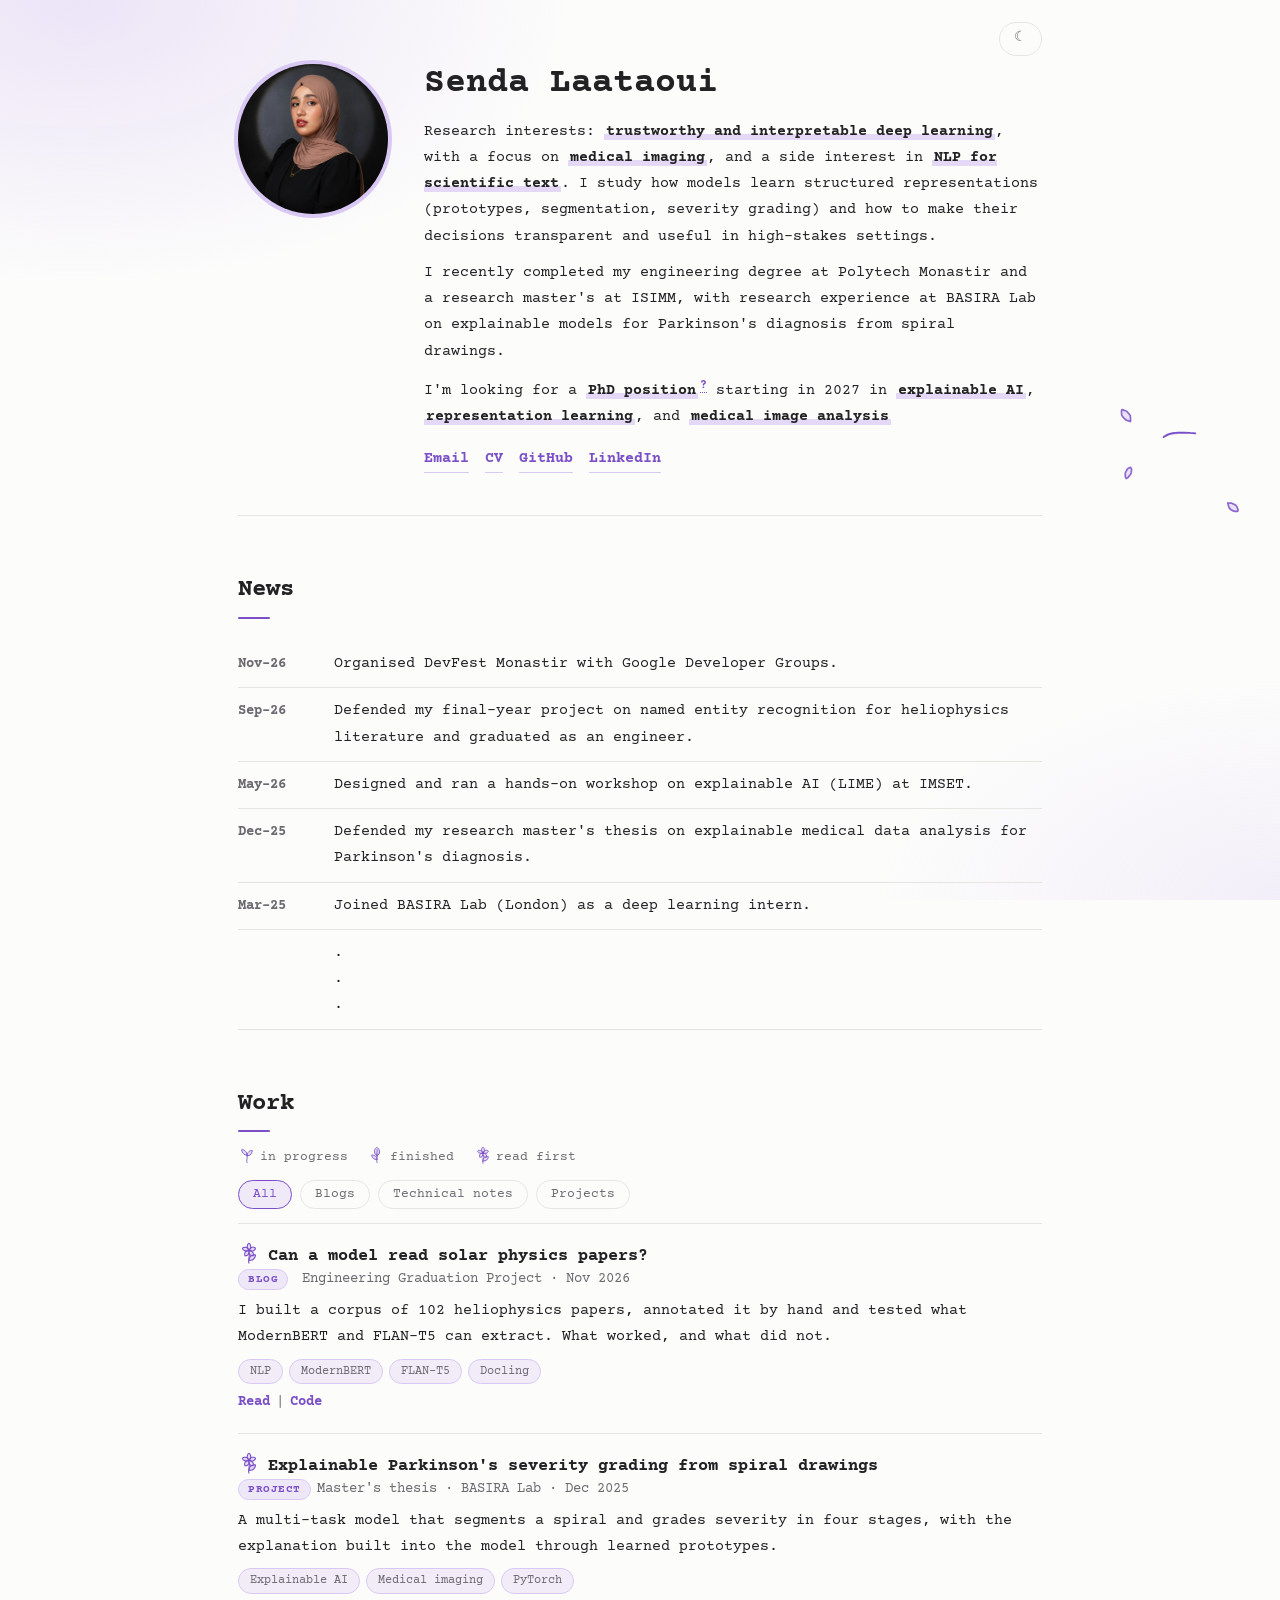
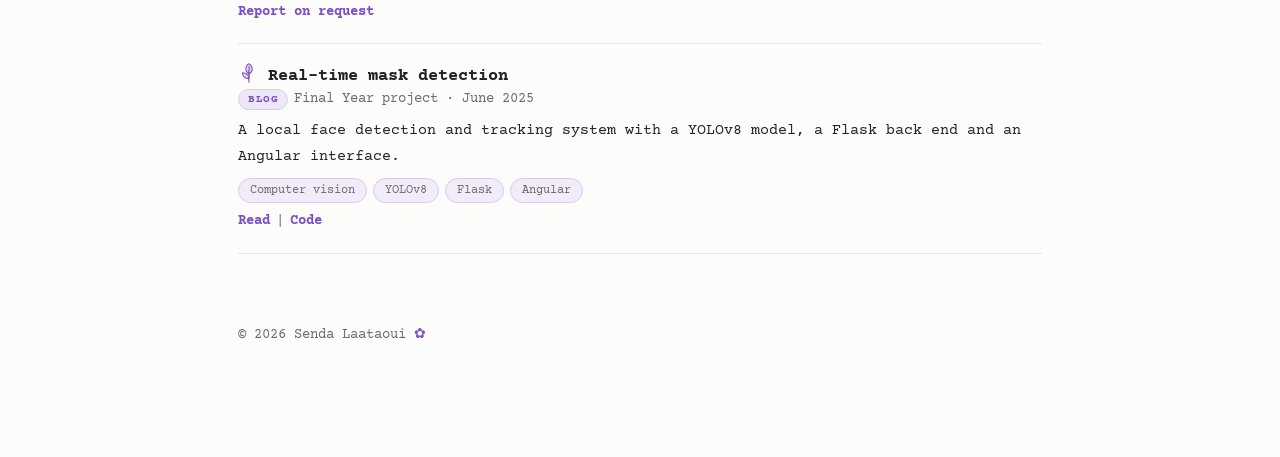
<file: index.html>
<!DOCTYPE html>
<html lang="en">
<head> 
<meta charset="utf-8">
<meta name="viewport" content="width=device-width, initial-scale=1">
<title>Senda Laataoui</title>
<meta name="description" content="Senda Laataoui, deep learning researcher working on explainable AI and medical image analysis.">
<meta property="og:title" content="Senda Laataoui">
<meta property="og:description" content="Explainable AI for medical imaging. Projects and technical notes.">
<link href="https://fonts.googleapis.com/css2?family=Courier+Prime:ital,wght@0,400;0,700;1,400&display=swap" rel="stylesheet">
<link rel="icon" type="image/svg+xml" href="assets/favicon.svg">
<link rel="icon" type="image/png" sizes="48x48" href="assets/favicon-48.png">
<link rel="apple-touch-icon" href="assets/apple-touch-icon.png">
<link rel="stylesheet" href="assets/style.css">

<script async src="https://www.googletagmanager.com/gtag/js?id=G-JTFGN2679E"></script>
<script>
  window.dataLayer = window.dataLayer || [];
  function gtag(){dataLayer.push(arguments);}
  gtag('js', new Date());
  gtag('config', 'G-JTFGN2679E');
</script>

</head>
<body>
<svg width="0" height="0" style="position:absolute" aria-hidden="true" focusable="false">
  <symbol id="g-seed" viewBox="0 0 24 24"><path class="sf" d="M12.49 12.57 C12.25 12.55 11.51 12.52 11.04 12.43 C10.57 12.34 10.11 12.22 9.69 12.03 C9.28 11.85 8.90 11.58 8.55 11.31 C8.20 11.04 7.90 10.72 7.59 10.41 C7.27 10.11 6.89 9.84 6.65 9.48 C6.40 9.12 6.26 8.68 6.09 8.26 C5.92 7.84 5.72 7.43 5.60 6.96 C5.49 6.48 5.18 5.63 5.41 5.41 C5.63 5.18 6.47 5.51 6.96 5.60 C7.44 5.69 7.89 5.79 8.31 5.95 C8.74 6.12 9.16 6.33 9.51 6.60 C9.86 6.87 10.13 7.25 10.42 7.58 C10.72 7.91 11.01 8.21 11.27 8.57 C11.54 8.93 11.82 9.30 11.99 9.71 C12.16 10.13 12.23 10.59 12.32 11.06 C12.41 11.52 12.50 12.26 12.53 12.50 Z"/><path class="sf" d="M12.49 13.44 C12.74 13.44 13.49 13.49 13.96 13.43 C14.43 13.37 14.91 13.26 15.33 13.08 C15.75 12.90 16.12 12.62 16.48 12.36 C16.85 12.09 17.19 11.82 17.50 11.50 C17.80 11.18 18.09 10.83 18.31 10.45 C18.53 10.07 18.64 9.64 18.81 9.22 C18.99 8.80 19.23 8.40 19.35 7.95 C19.46 7.49 19.73 6.71 19.51 6.49 C19.30 6.26 18.51 6.51 18.04 6.59 C17.57 6.66 17.10 6.76 16.68 6.93 C16.25 7.10 15.84 7.33 15.49 7.60 C15.13 7.87 14.84 8.22 14.55 8.55 C14.25 8.87 13.95 9.19 13.70 9.56 C13.46 9.92 13.24 10.32 13.07 10.73 C12.90 11.15 12.78 11.60 12.68 12.06 C12.58 12.52 12.49 13.26 12.45 13.50 Z"/><path class="sl" d="M12.12 21.98 C12.05 21.79 11.76 21.22 11.69 20.84 C11.61 20.46 11.67 20.08 11.67 19.71 C11.68 19.35 11.65 18.99 11.70 18.64 C11.75 18.29 11.93 17.97 11.99 17.63 C12.05 17.30 12.04 16.96 12.06 16.63 C12.07 16.30 12.07 15.98 12.09 15.66 C12.11 15.34 12.16 15.03 12.19 14.72 C12.21 14.41 12.21 14.12 12.24 13.81 C12.27 13.50 12.42 13.18 12.39 12.87 C12.35 12.57 12.08 12.14 12.02 11.99"/><path class="sl" d="M11.99 12.07 C11.75 12.05 11.01 12.02 10.54 11.93 C10.07 11.84 9.61 11.72 9.19 11.53 C8.78 11.35 8.40 11.08 8.05 10.81 C7.70 10.54 7.40 10.22 7.09 9.91 C6.77 9.61 6.39 9.34 6.15 8.98 C5.90 8.62 5.76 8.18 5.59 7.76 C5.42 7.34 5.22 6.93 5.10 6.46 C4.99 5.98 4.68 5.13 4.91 4.91 C5.13 4.68 5.97 5.01 6.46 5.10 C6.94 5.19 7.39 5.29 7.81 5.45 C8.24 5.62 8.66 5.83 9.01 6.10 C9.36 6.37 9.63 6.75 9.92 7.08 C10.22 7.41 10.51 7.71 10.77 8.07 C11.04 8.43 11.32 8.80 11.49 9.21 C11.66 9.63 11.73 10.09 11.82 10.56 C11.91 11.02 12.00 11.76 12.03 12.00"/><path class="sl" d="M11.99 12.94 C12.24 12.94 12.99 12.99 13.46 12.93 C13.93 12.87 14.41 12.76 14.83 12.58 C15.25 12.40 15.62 12.12 15.98 11.86 C16.35 11.59 16.69 11.32 17.00 11.00 C17.30 10.68 17.59 10.33 17.81 9.95 C18.03 9.57 18.14 9.14 18.31 8.72 C18.49 8.30 18.73 7.90 18.85 7.45 C18.96 6.99 19.23 6.21 19.01 5.99 C18.80 5.76 18.01 6.01 17.54 6.09 C17.07 6.16 16.60 6.26 16.18 6.43 C15.75 6.60 15.34 6.83 14.99 7.10 C14.63 7.37 14.34 7.72 14.05 8.05 C13.75 8.37 13.45 8.69 13.20 9.06 C12.96 9.42 12.74 9.82 12.57 10.23 C12.40 10.65 12.28 11.10 12.18 11.56 C12.08 12.02 11.99 12.76 11.95 13.00"/></symbol>
  <symbol id="g-bud" viewBox="0 0 24 24"><path class="sf" d="M12.52 13.48 C12.28 13.29 11.51 12.74 11.10 12.35 C10.70 11.95 10.36 11.53 10.08 11.09 C9.81 10.66 9.57 10.21 9.44 9.74 C9.30 9.28 9.30 8.80 9.25 8.33 C9.20 7.86 9.08 7.37 9.14 6.91 C9.19 6.45 9.38 5.99 9.58 5.56 C9.77 5.13 10.01 4.71 10.28 4.33 C10.56 3.94 10.86 3.56 11.23 3.24 C11.60 2.92 12.09 2.41 12.50 2.43 C12.91 2.45 13.31 3.04 13.67 3.37 C14.02 3.69 14.37 4.01 14.65 4.38 C14.94 4.74 15.19 5.15 15.38 5.58 C15.57 6.00 15.71 6.46 15.80 6.92 C15.88 7.38 15.90 7.86 15.89 8.34 C15.88 8.82 15.87 9.32 15.73 9.80 C15.60 10.27 15.37 10.76 15.08 11.19 C14.78 11.63 14.40 12.03 13.97 12.42 C13.54 12.80 12.74 13.32 12.50 13.50 Z"/><path class="sf" d="M12.49 18.58 C12.25 18.55 11.51 18.48 11.05 18.41 C10.59 18.34 10.13 18.28 9.71 18.16 C9.29 18.03 8.87 17.89 8.52 17.68 C8.16 17.47 7.88 17.17 7.57 16.91 C7.27 16.65 6.96 16.42 6.71 16.12 C6.47 15.81 6.28 15.46 6.10 15.09 C5.92 14.73 5.75 14.35 5.64 13.91 C5.53 13.46 5.20 12.64 5.42 12.42 C5.64 12.19 6.48 12.49 6.95 12.57 C7.43 12.65 7.85 12.77 8.28 12.89 C8.70 13.01 9.14 13.09 9.50 13.28 C9.87 13.48 10.16 13.79 10.45 14.06 C10.75 14.33 11.03 14.59 11.28 14.89 C11.53 15.19 11.80 15.50 11.97 15.87 C12.15 16.24 12.26 16.66 12.35 17.10 C12.45 17.53 12.51 18.26 12.54 18.50 Z"/><path class="sl" d="M12.09 21.99 C12.05 21.74 11.95 21.00 11.86 20.52 C11.78 20.05 11.59 19.58 11.57 19.13 C11.54 18.68 11.67 18.23 11.72 17.80 C11.77 17.36 11.77 16.94 11.84 16.54 C11.92 16.14 12.12 15.77 12.17 15.40 C12.22 15.02 12.13 14.64 12.14 14.30 C12.15 13.95 12.24 13.62 12.24 13.31 C12.24 13.00 12.15 12.71 12.16 12.43 C12.16 12.16 12.28 11.89 12.27 11.65 C12.26 11.40 12.14 11.08 12.11 10.96"/><path class="sl" d="M11.99 18.08 C11.75 18.05 11.01 17.98 10.55 17.91 C10.09 17.84 9.63 17.78 9.21 17.66 C8.79 17.53 8.37 17.39 8.02 17.18 C7.66 16.97 7.38 16.67 7.07 16.41 C6.77 16.15 6.46 15.92 6.21 15.62 C5.97 15.31 5.78 14.96 5.60 14.59 C5.42 14.23 5.25 13.85 5.14 13.41 C5.03 12.96 4.70 12.14 4.92 11.92 C5.14 11.69 5.98 11.99 6.45 12.07 C6.93 12.15 7.35 12.27 7.78 12.39 C8.20 12.51 8.64 12.59 9.00 12.78 C9.37 12.98 9.66 13.29 9.95 13.56 C10.25 13.83 10.53 14.09 10.78 14.39 C11.03 14.69 11.30 15.00 11.47 15.37 C11.65 15.74 11.76 16.16 11.85 16.60 C11.95 17.03 12.01 17.76 12.04 18.00"/><path class="sl" d="M12.02 12.98 C11.78 12.79 11.01 12.24 10.60 11.85 C10.20 11.45 9.86 11.03 9.58 10.59 C9.31 10.16 9.07 9.71 8.94 9.24 C8.80 8.78 8.80 8.30 8.75 7.83 C8.70 7.36 8.58 6.87 8.64 6.41 C8.69 5.95 8.88 5.49 9.08 5.06 C9.27 4.63 9.51 4.21 9.78 3.83 C10.06 3.44 10.36 3.06 10.73 2.74 C11.10 2.42 11.59 1.91 12.00 1.93 C12.41 1.95 12.81 2.54 13.17 2.87 C13.52 3.19 13.87 3.51 14.15 3.88 C14.44 4.24 14.69 4.65 14.88 5.08 C15.07 5.50 15.21 5.96 15.30 6.42 C15.38 6.88 15.40 7.36 15.39 7.84 C15.38 8.32 15.37 8.82 15.23 9.30 C15.10 9.77 14.87 10.26 14.58 10.69 C14.28 11.13 13.90 11.53 13.47 11.92 C13.04 12.30 12.24 12.82 12.00 13.00"/><path class="sl" d="M12.00 13.00 C11.97 12.75 11.81 11.99 11.78 11.50 C11.74 11.01 11.77 10.52 11.79 10.04 C11.82 9.56 11.87 9.07 11.94 8.62 C12.02 8.16 12.19 7.72 12.23 7.30 C12.28 6.88 12.28 6.46 12.23 6.08 C12.18 5.70 11.99 5.19 11.94 5.02"/></symbol>
  <symbol id="g-bloom" viewBox="0 0 24 24"><path class="sf" d="M12.50 20.56 C12.74 20.53 13.48 20.47 13.95 20.40 C14.41 20.33 14.86 20.25 15.29 20.15 C15.72 20.05 16.17 19.98 16.54 19.79 C16.91 19.60 17.21 19.28 17.50 19.00 C17.79 18.72 18.06 18.44 18.30 18.12 C18.54 17.81 18.75 17.48 18.92 17.10 C19.09 16.73 19.22 16.33 19.32 15.90 C19.41 15.46 19.71 14.73 19.50 14.50 C19.28 14.28 18.51 14.49 18.05 14.56 C17.58 14.62 17.14 14.75 16.72 14.88 C16.30 15.00 15.88 15.12 15.50 15.30 C15.13 15.47 14.75 15.68 14.45 15.94 C14.15 16.20 13.91 16.54 13.69 16.86 C13.46 17.19 13.28 17.54 13.11 17.91 C12.94 18.28 12.74 18.66 12.65 19.10 C12.57 19.53 12.62 20.27 12.61 20.51 Z"/><path class="sf" d="M12.50 9.50 C12.37 9.37 11.90 9.01 11.69 8.73 C11.47 8.44 11.36 8.09 11.22 7.79 C11.08 7.48 10.94 7.19 10.85 6.89 C10.75 6.59 10.69 6.29 10.64 5.99 C10.60 5.68 10.53 5.37 10.56 5.08 C10.58 4.78 10.70 4.50 10.79 4.21 C10.88 3.92 10.96 3.63 11.10 3.35 C11.25 3.07 11.41 2.78 11.64 2.55 C11.87 2.32 12.23 1.95 12.50 1.96 C12.77 1.98 13.04 2.41 13.27 2.64 C13.49 2.88 13.70 3.11 13.85 3.38 C14.01 3.64 14.12 3.93 14.20 4.21 C14.27 4.50 14.25 4.80 14.29 5.09 C14.33 5.39 14.43 5.68 14.44 5.99 C14.44 6.30 14.42 6.64 14.34 6.95 C14.25 7.26 14.08 7.56 13.91 7.86 C13.74 8.15 13.56 8.46 13.33 8.74 C13.10 9.02 12.66 9.39 12.53 9.53 Z"/><path class="sf" d="M12.48 9.49 C12.58 9.33 12.87 8.84 13.08 8.55 C13.28 8.26 13.50 7.99 13.72 7.74 C13.94 7.49 14.17 7.25 14.41 7.04 C14.66 6.82 14.90 6.59 15.19 6.46 C15.47 6.33 15.80 6.31 16.10 6.26 C16.40 6.22 16.70 6.17 17.00 6.18 C17.31 6.18 17.62 6.21 17.91 6.29 C18.21 6.38 18.50 6.53 18.77 6.68 C19.04 6.84 19.43 6.98 19.52 7.22 C19.61 7.46 19.42 7.85 19.29 8.12 C19.16 8.40 18.94 8.66 18.73 8.89 C18.53 9.12 18.30 9.30 18.07 9.50 C17.84 9.70 17.61 9.93 17.34 10.07 C17.08 10.21 16.76 10.31 16.45 10.36 C16.15 10.40 15.82 10.34 15.49 10.32 C15.17 10.31 14.84 10.33 14.51 10.27 C14.18 10.21 13.85 10.08 13.52 9.94 C13.19 9.81 12.69 9.52 12.53 9.44 Z"/><path class="sf" d="M12.49 9.55 C12.67 9.58 13.25 9.62 13.59 9.72 C13.93 9.83 14.22 10.03 14.53 10.17 C14.83 10.32 15.14 10.42 15.41 10.59 C15.68 10.76 15.93 10.96 16.14 11.19 C16.35 11.41 16.50 11.68 16.66 11.94 C16.81 12.21 16.96 12.47 17.06 12.76 C17.15 13.04 17.23 13.35 17.25 13.66 C17.26 13.96 17.20 14.29 17.14 14.60 C17.08 14.91 17.08 15.37 16.88 15.52 C16.67 15.67 16.22 15.55 15.91 15.49 C15.61 15.43 15.31 15.31 15.03 15.18 C14.76 15.05 14.53 14.87 14.27 14.72 C14.02 14.56 13.72 14.45 13.50 14.24 C13.28 14.04 13.11 13.77 12.96 13.50 C12.80 13.23 12.68 12.93 12.59 12.62 C12.49 12.31 12.43 11.99 12.37 11.65 C12.31 11.32 12.22 10.96 12.25 10.60 C12.28 10.24 12.49 9.69 12.54 9.51 Z"/><path class="sf" d="M12.42 9.51 C12.46 9.69 12.63 10.25 12.65 10.61 C12.68 10.96 12.61 11.31 12.57 11.64 C12.52 11.98 12.48 12.30 12.41 12.62 C12.33 12.93 12.24 13.25 12.10 13.53 C11.95 13.80 11.74 14.05 11.52 14.26 C11.31 14.48 11.05 14.65 10.80 14.82 C10.55 14.99 10.29 15.18 10.01 15.28 C9.72 15.38 9.39 15.39 9.08 15.43 C8.76 15.47 8.34 15.65 8.13 15.51 C7.93 15.37 7.92 14.91 7.86 14.60 C7.80 14.29 7.75 13.96 7.77 13.66 C7.79 13.35 7.90 13.06 7.98 12.77 C8.07 12.48 8.14 12.18 8.28 11.91 C8.42 11.64 8.61 11.37 8.83 11.16 C9.05 10.94 9.33 10.78 9.60 10.61 C9.88 10.44 10.15 10.27 10.45 10.12 C10.75 9.97 11.05 9.77 11.40 9.69 C11.74 9.60 12.33 9.62 12.52 9.61 Z"/><path class="sf" d="M12.54 9.59 C12.37 9.67 11.87 9.97 11.53 10.07 C11.18 10.18 10.82 10.19 10.48 10.21 C10.14 10.24 9.82 10.23 9.51 10.22 C9.19 10.22 8.88 10.23 8.58 10.19 C8.28 10.14 7.99 10.05 7.72 9.93 C7.44 9.82 7.19 9.66 6.94 9.49 C6.68 9.33 6.39 9.18 6.19 8.95 C5.98 8.73 5.84 8.43 5.70 8.13 C5.56 7.84 5.27 7.43 5.35 7.18 C5.44 6.92 5.90 6.74 6.19 6.60 C6.48 6.46 6.79 6.38 7.10 6.33 C7.40 6.27 7.70 6.27 8.00 6.28 C8.29 6.28 8.58 6.33 8.88 6.37 C9.17 6.42 9.50 6.42 9.78 6.54 C10.06 6.66 10.29 6.90 10.55 7.09 C10.81 7.28 11.10 7.45 11.35 7.68 C11.59 7.91 11.83 8.18 12.03 8.48 C12.23 8.78 12.47 9.31 12.55 9.47 Z"/><path class="sl" d="M12.00 23.00 C11.95 22.81 11.79 22.22 11.72 21.84 C11.65 21.46 11.55 21.08 11.57 20.71 C11.60 20.35 11.84 20.00 11.89 19.65 C11.94 19.30 11.86 18.96 11.89 18.62 C11.92 18.28 12.05 17.96 12.06 17.63 C12.08 17.30 11.96 16.96 11.98 16.64 C12.01 16.32 12.16 16.03 12.22 15.72 C12.27 15.42 12.29 15.11 12.31 14.81 C12.33 14.50 12.37 14.19 12.32 13.88 C12.28 13.58 12.10 13.14 12.05 12.99"/><path class="sl" d="M12.00 20.06 C12.24 20.03 12.98 19.97 13.45 19.90 C13.91 19.83 14.36 19.75 14.79 19.65 C15.22 19.55 15.67 19.48 16.04 19.29 C16.41 19.10 16.71 18.78 17.00 18.50 C17.29 18.22 17.56 17.94 17.80 17.62 C18.04 17.31 18.25 16.98 18.42 16.60 C18.59 16.23 18.72 15.83 18.82 15.40 C18.91 14.96 19.21 14.23 19.00 14.00 C18.78 13.78 18.01 13.99 17.55 14.06 C17.08 14.12 16.64 14.25 16.22 14.38 C15.80 14.50 15.38 14.62 15.00 14.80 C14.63 14.97 14.25 15.18 13.95 15.44 C13.65 15.70 13.41 16.04 13.19 16.36 C12.96 16.69 12.78 17.04 12.61 17.41 C12.44 17.78 12.24 18.16 12.15 18.60 C12.07 19.03 12.12 19.77 12.11 20.01"/><path class="sl" d="M12.00 9.00 C11.87 8.87 11.40 8.51 11.19 8.23 C10.97 7.94 10.86 7.59 10.72 7.29 C10.58 6.98 10.44 6.69 10.35 6.39 C10.25 6.09 10.19 5.79 10.14 5.49 C10.10 5.18 10.03 4.87 10.06 4.58 C10.08 4.28 10.20 4.00 10.29 3.71 C10.38 3.42 10.46 3.13 10.60 2.85 C10.75 2.57 10.91 2.28 11.14 2.05 C11.37 1.82 11.73 1.45 12.00 1.46 C12.27 1.48 12.54 1.91 12.77 2.14 C12.99 2.38 13.20 2.61 13.35 2.88 C13.51 3.14 13.62 3.43 13.70 3.71 C13.77 4.00 13.75 4.30 13.79 4.59 C13.83 4.89 13.93 5.18 13.94 5.49 C13.94 5.80 13.92 6.14 13.84 6.45 C13.75 6.76 13.58 7.06 13.41 7.36 C13.24 7.65 13.06 7.96 12.83 8.24 C12.60 8.52 12.16 8.89 12.03 9.03"/><path class="sl" d="M11.98 8.99 C12.08 8.83 12.37 8.34 12.58 8.05 C12.78 7.76 13.00 7.49 13.22 7.24 C13.44 6.99 13.67 6.75 13.91 6.54 C14.16 6.32 14.40 6.09 14.69 5.96 C14.97 5.83 15.30 5.81 15.60 5.76 C15.90 5.72 16.20 5.67 16.50 5.68 C16.81 5.68 17.12 5.71 17.41 5.79 C17.71 5.88 18.00 6.03 18.27 6.18 C18.54 6.34 18.93 6.48 19.02 6.72 C19.11 6.96 18.92 7.35 18.79 7.62 C18.66 7.90 18.44 8.16 18.23 8.39 C18.03 8.62 17.80 8.80 17.57 9.00 C17.34 9.20 17.11 9.43 16.84 9.57 C16.58 9.71 16.26 9.81 15.95 9.86 C15.65 9.90 15.32 9.84 14.99 9.82 C14.67 9.81 14.34 9.83 14.01 9.77 C13.68 9.71 13.35 9.58 13.02 9.44 C12.69 9.31 12.19 9.02 12.03 8.94"/><path class="sl" d="M11.99 9.05 C12.17 9.08 12.75 9.12 13.09 9.22 C13.43 9.33 13.72 9.53 14.03 9.67 C14.33 9.82 14.64 9.92 14.91 10.09 C15.18 10.26 15.43 10.46 15.64 10.69 C15.85 10.91 16.00 11.18 16.16 11.44 C16.31 11.71 16.46 11.97 16.56 12.26 C16.65 12.54 16.73 12.85 16.75 13.16 C16.76 13.46 16.70 13.79 16.64 14.10 C16.58 14.41 16.58 14.87 16.38 15.02 C16.17 15.17 15.72 15.05 15.41 14.99 C15.11 14.93 14.81 14.81 14.53 14.68 C14.26 14.55 14.03 14.37 13.77 14.22 C13.52 14.06 13.22 13.95 13.00 13.74 C12.78 13.54 12.61 13.27 12.46 13.00 C12.30 12.73 12.18 12.43 12.09 12.12 C11.99 11.81 11.93 11.49 11.87 11.15 C11.81 10.82 11.72 10.46 11.75 10.10 C11.78 9.74 11.99 9.19 12.04 9.01"/><path class="sl" d="M11.92 9.01 C11.96 9.19 12.13 9.75 12.15 10.11 C12.18 10.46 12.11 10.81 12.07 11.14 C12.02 11.48 11.98 11.80 11.91 12.12 C11.83 12.43 11.74 12.75 11.60 13.03 C11.45 13.30 11.24 13.55 11.02 13.76 C10.81 13.98 10.55 14.15 10.30 14.32 C10.05 14.49 9.79 14.68 9.51 14.78 C9.22 14.88 8.89 14.89 8.58 14.93 C8.26 14.97 7.84 15.15 7.63 15.01 C7.43 14.87 7.42 14.41 7.36 14.10 C7.30 13.79 7.25 13.46 7.27 13.16 C7.29 12.85 7.40 12.56 7.48 12.27 C7.57 11.98 7.64 11.68 7.78 11.41 C7.92 11.14 8.11 10.87 8.33 10.66 C8.55 10.44 8.83 10.28 9.10 10.11 C9.38 9.94 9.65 9.77 9.95 9.62 C10.25 9.47 10.55 9.27 10.90 9.19 C11.24 9.10 11.83 9.12 12.02 9.11"/><path class="sl" d="M12.04 9.09 C11.87 9.17 11.37 9.47 11.03 9.57 C10.68 9.68 10.32 9.69 9.98 9.71 C9.64 9.74 9.32 9.73 9.01 9.72 C8.69 9.72 8.38 9.73 8.08 9.69 C7.78 9.64 7.49 9.55 7.22 9.43 C6.94 9.32 6.69 9.16 6.44 8.99 C6.18 8.83 5.89 8.68 5.69 8.45 C5.48 8.23 5.34 7.93 5.20 7.63 C5.06 7.34 4.77 6.93 4.85 6.68 C4.94 6.42 5.40 6.24 5.69 6.10 C5.98 5.96 6.29 5.88 6.60 5.83 C6.90 5.77 7.20 5.77 7.50 5.78 C7.79 5.78 8.08 5.83 8.38 5.87 C8.67 5.92 9.00 5.92 9.28 6.04 C9.56 6.16 9.79 6.40 10.05 6.59 C10.31 6.78 10.60 6.95 10.85 7.18 C11.09 7.41 11.33 7.68 11.53 7.98 C11.73 8.28 11.97 8.81 12.05 8.97"/><path class="sdot" d="M13.11 8.95 C13.12 9.02 13.19 9.28 13.16 9.38 C13.14 9.48 13.03 9.48 12.96 9.55 C12.90 9.62 12.86 9.69 12.78 9.79 C12.71 9.89 12.60 10.06 12.50 10.12 C12.39 10.19 12.23 10.22 12.16 10.21 C12.08 10.19 12.13 10.06 12.03 10.03 C11.93 10.00 11.65 10.03 11.55 10.02 C11.45 10.01 11.49 10.05 11.43 9.98 C11.36 9.91 11.21 9.68 11.16 9.59 C11.10 9.50 11.12 9.54 11.09 9.45 C11.06 9.36 10.99 9.15 10.98 9.06 C10.97 8.98 11.00 8.99 11.01 8.93 C11.03 8.87 11.07 8.79 11.07 8.71 C11.08 8.62 11.02 8.50 11.06 8.41 C11.10 8.32 11.23 8.24 11.33 8.17 C11.42 8.11 11.53 8.05 11.64 8.01 C11.74 7.98 11.86 7.98 11.95 7.97 C12.04 7.96 12.09 7.94 12.18 7.95 C12.28 7.96 12.42 8.03 12.51 8.04 C12.61 8.06 12.69 7.98 12.76 8.05 C12.82 8.12 12.87 8.36 12.92 8.47 C12.97 8.58 13.04 8.63 13.06 8.70 C13.08 8.77 13.04 8.77 13.01 8.86 C12.99 8.96 12.95 9.16 12.94 9.25 C12.93 9.34 12.95 9.39 12.95 9.41 Z"/></symbol>
</svg>
<div class="wrap">
<!-- Signature: a hand-drawn S-shaped flower that grows as you scroll -->
<svg class="sig" id="sig" viewBox="0 0 64 64" aria-hidden="true" focusable="false">
    <g class="stem"><path class="ln" pathLength="1" d="M42.03 23.77 C41.53 23.73 40.03 23.58 39.06 23.51 C38.09 23.45 37.14 23.40 36.21 23.40 C35.29 23.39 34.39 23.41 33.52 23.47 C32.65 23.52 31.80 23.60 31.00 23.74 C30.20 23.88 29.41 24.03 28.71 24.30 C28.01 24.57 27.37 24.97 26.79 25.34 C26.22 25.72 25.71 26.14 25.24 26.53 C24.76 26.93 24.32 27.29 23.94 27.70 C23.55 28.11 23.24 28.53 22.94 28.98 C22.64 29.43 22.31 29.87 22.12 30.38 C21.93 30.90 21.81 31.48 21.79 32.08 C21.78 32.69 21.81 33.39 22.02 34.00 C22.22 34.60 22.59 35.19 23.01 35.72 C23.43 36.24 23.96 36.69 24.55 37.15 C25.15 37.61 25.85 38.03 26.60 38.45 C27.34 38.86 28.19 39.25 29.04 39.64 C29.90 40.02 30.82 40.41 31.75 40.74 C32.68 41.07 33.65 41.36 34.61 41.61 C35.56 41.87 36.56 42.02 37.48 42.26 C38.41 42.49 39.32 42.75 40.16 43.03 C41.01 43.32 41.84 43.59 42.54 43.97 C43.25 44.34 43.90 44.78 44.40 45.28 C44.91 45.78 45.32 46.34 45.57 46.96 C45.82 47.59 45.88 48.31 45.90 49.00 C45.92 49.69 45.87 50.43 45.68 51.09 C45.49 51.75 45.18 52.38 44.75 52.95 C44.33 53.51 43.76 54.05 43.12 54.48 C42.48 54.91 41.70 55.28 40.89 55.53 C40.08 55.79 39.16 55.90 38.25 56.01 C37.33 56.11 36.36 56.16 35.38 56.16 C34.40 56.16 33.38 56.07 32.37 56.01 C31.35 55.94 30.30 55.91 29.27 55.78 C28.24 55.66 27.20 55.48 26.19 55.26 C25.18 55.03 24.17 54.77 23.22 54.44 C22.27 54.11 21.33 53.73 20.49 53.28 C19.64 52.83 18.54 51.98 18.16 51.72"/><path class="ln2" pathLength="1" d="M42.01 23.94 C41.51 23.93 39.99 23.91 39.02 23.90 C38.06 23.88 37.12 23.85 36.21 23.84 C35.30 23.82 34.41 23.78 33.55 23.82 C32.69 23.86 31.85 23.94 31.06 24.07 C30.27 24.21 29.51 24.38 28.81 24.63 C28.11 24.87 27.47 25.21 26.89 25.55 C26.30 25.88 25.78 26.26 25.30 26.63 C24.82 27.00 24.43 27.40 24.01 27.77 C23.60 28.15 23.16 28.48 22.80 28.90 C22.44 29.32 22.09 29.78 21.84 30.31 C21.59 30.85 21.35 31.45 21.30 32.09 C21.26 32.73 21.34 33.49 21.57 34.13 C21.81 34.77 22.25 35.39 22.71 35.94 C23.18 36.49 23.73 36.97 24.36 37.42 C24.99 37.87 25.73 38.26 26.50 38.65 C27.27 39.04 28.12 39.42 29.00 39.77 C29.87 40.13 30.80 40.48 31.75 40.76 C32.69 41.03 33.69 41.24 34.66 41.44 C35.63 41.64 36.63 41.76 37.58 41.95 C38.53 42.15 39.47 42.34 40.34 42.59 C41.22 42.85 42.09 43.10 42.82 43.50 C43.55 43.89 44.21 44.40 44.71 44.96 C45.22 45.52 45.59 46.17 45.84 46.85 C46.08 47.52 46.18 48.29 46.17 49.00 C46.16 49.71 46.00 50.46 45.76 51.12 C45.53 51.78 45.22 52.42 44.77 52.96 C44.32 53.50 43.72 53.99 43.06 54.38 C42.40 54.77 41.62 55.09 40.81 55.30 C39.99 55.51 39.09 55.57 38.17 55.63 C37.26 55.69 36.31 55.67 35.34 55.66 C34.38 55.64 33.39 55.58 32.38 55.55 C31.38 55.51 30.35 55.50 29.32 55.43 C28.29 55.36 27.23 55.30 26.22 55.13 C25.20 54.95 24.19 54.69 23.24 54.37 C22.28 54.06 21.36 53.68 20.50 53.25 C19.65 52.81 18.52 52.03 18.12 51.79"/></g>
    <g class="leaf"><path class="pf" d="M45.72 47.63 C46.06 47.49 47.13 47.11 47.79 46.82 C48.44 46.53 49.05 46.21 49.63 45.87 C50.21 45.54 50.76 45.18 51.27 44.82 C51.79 44.46 52.27 44.08 52.74 43.71 C53.21 43.33 53.71 43.00 54.09 42.57 C54.47 42.14 54.74 41.63 55.01 41.15 C55.28 40.66 55.50 40.17 55.70 39.67 C55.91 39.17 56.09 38.67 56.25 38.15 C56.42 37.62 56.60 37.08 56.68 36.54 C56.75 36.00 56.99 35.06 56.73 34.91 C56.47 34.75 55.67 35.38 55.12 35.60 C54.57 35.81 53.96 35.96 53.42 36.20 C52.88 36.44 52.36 36.72 51.89 37.06 C51.42 37.39 51.04 37.83 50.62 38.22 C50.19 38.60 49.75 38.95 49.35 39.36 C48.96 39.77 48.53 40.18 48.22 40.67 C47.91 41.16 47.72 41.74 47.50 42.29 C47.27 42.84 47.07 43.41 46.86 43.99 C46.65 44.58 46.43 45.17 46.26 45.81 C46.08 46.44 45.88 47.47 45.81 47.80 Z"/><path class="ln" pathLength="1" d="M44.89 46.77 C45.23 46.63 46.29 46.22 46.94 45.94 C47.60 45.65 48.24 45.38 48.82 45.05 C49.39 44.71 49.90 44.29 50.40 43.91 C50.90 43.53 51.32 43.11 51.81 42.76 C52.29 42.40 52.87 42.16 53.30 41.78 C53.74 41.40 54.14 40.97 54.43 40.49 C54.71 40.02 54.82 39.44 55.02 38.92 C55.22 38.41 55.46 37.92 55.61 37.39 C55.77 36.86 55.90 36.30 55.95 35.75 C56.00 35.20 56.18 34.24 55.92 34.12 C55.66 33.99 54.94 34.76 54.41 35.00 C53.87 35.25 53.26 35.36 52.72 35.58 C52.18 35.80 51.62 36.02 51.15 36.34 C50.67 36.66 50.31 37.12 49.89 37.50 C49.47 37.87 49.04 38.23 48.61 38.62 C48.19 39.00 47.70 39.36 47.33 39.81 C46.97 40.27 46.64 40.79 46.42 41.35 C46.19 41.90 46.11 42.54 45.96 43.15 C45.80 43.76 45.64 44.37 45.48 45.01 C45.32 45.65 45.06 46.66 44.98 47.00"/><path class="ln2" pathLength="1" d="M45.03 47.03 C45.21 46.83 45.75 46.24 46.11 45.82 C46.47 45.41 46.82 44.96 47.19 44.54 C47.56 44.12 47.96 43.70 48.35 43.29 C48.75 42.87 49.18 42.48 49.56 42.05 C49.94 41.62 50.28 41.15 50.64 40.70 C51.00 40.26 51.35 39.81 51.72 39.38 C52.08 38.95 52.43 38.50 52.82 38.12 C53.21 37.73 53.86 37.24 54.07 37.07"/></g>
    <g class="petals"><g class="petal"><path class="pf" d="M42.81 16.79 C42.60 16.57 41.91 15.92 41.57 15.43 C41.24 14.94 41.00 14.39 40.79 13.86 C40.57 13.34 40.43 12.80 40.28 12.28 C40.14 11.75 40.01 11.24 39.93 10.71 C39.85 10.19 39.76 9.65 39.80 9.14 C39.84 8.62 40.00 8.12 40.15 7.62 C40.29 7.12 40.44 6.63 40.66 6.15 C40.88 5.68 41.12 5.18 41.48 4.78 C41.83 4.39 42.39 3.73 42.80 3.76 C43.21 3.78 43.61 4.53 43.95 4.93 C44.29 5.34 44.63 5.74 44.87 6.19 C45.11 6.64 45.27 7.14 45.39 7.64 C45.51 8.13 45.53 8.64 45.59 9.16 C45.65 9.67 45.77 10.19 45.77 10.72 C45.77 11.25 45.73 11.82 45.59 12.35 C45.45 12.88 45.18 13.40 44.93 13.92 C44.68 14.44 44.41 14.97 44.07 15.46 C43.73 15.95 43.07 16.63 42.88 16.86 Z"/><path class="ln" d="M41.85 16.12 C41.69 15.86 41.14 15.10 40.85 14.57 C40.56 14.05 40.36 13.51 40.13 12.99 C39.89 12.48 39.61 12.00 39.45 11.49 C39.28 10.97 39.19 10.43 39.15 9.91 C39.11 9.39 39.21 8.88 39.23 8.36 C39.24 7.84 39.18 7.31 39.25 6.79 C39.32 6.27 39.42 5.70 39.66 5.25 C39.91 4.79 40.36 4.42 40.74 4.04 C41.13 3.67 41.58 2.99 42.00 2.99 C42.42 2.98 42.96 3.60 43.29 4.02 C43.61 4.43 43.76 4.98 43.94 5.46 C44.12 5.94 44.21 6.42 44.37 6.90 C44.53 7.38 44.82 7.84 44.92 8.34 C45.02 8.85 45.02 9.39 44.97 9.92 C44.92 10.45 44.76 10.97 44.64 11.51 C44.52 12.05 44.45 12.63 44.24 13.17 C44.04 13.71 43.78 14.28 43.40 14.76 C43.03 15.23 42.23 15.79 42.00 16.00"/></g><g class="petal"><path class="pf" d="M42.82 16.81 C42.98 16.55 43.44 15.74 43.80 15.26 C44.16 14.79 44.57 14.38 44.97 13.97 C45.37 13.56 45.76 13.15 46.20 12.82 C46.63 12.48 47.10 12.14 47.59 11.94 C48.09 11.73 48.64 11.67 49.16 11.58 C49.68 11.49 50.20 11.42 50.71 11.41 C51.23 11.40 51.76 11.41 52.26 11.52 C52.75 11.64 53.25 11.87 53.71 12.09 C54.17 12.31 54.88 12.47 55.01 12.83 C55.14 13.19 54.75 13.82 54.50 14.27 C54.26 14.71 53.90 15.14 53.55 15.51 C53.19 15.88 52.78 16.19 52.36 16.50 C51.95 16.82 51.54 17.16 51.06 17.39 C50.59 17.62 50.06 17.79 49.53 17.87 C49.00 17.96 48.44 17.90 47.88 17.90 C47.33 17.89 46.77 17.92 46.21 17.84 C45.65 17.77 45.07 17.64 44.51 17.45 C43.95 17.26 43.13 16.81 42.85 16.68 Z"/><path class="ln" d="M42.05 16.03 C42.22 15.78 42.73 15.00 43.10 14.54 C43.47 14.08 43.88 13.70 44.27 13.28 C44.65 12.86 44.99 12.39 45.41 12.04 C45.83 11.69 46.31 11.38 46.81 11.16 C47.30 10.95 47.84 10.88 48.36 10.76 C48.87 10.64 49.39 10.48 49.91 10.45 C50.43 10.42 50.99 10.42 51.49 10.56 C51.98 10.70 52.45 11.05 52.90 11.30 C53.35 11.54 54.06 11.69 54.18 12.04 C54.30 12.39 53.88 12.99 53.62 13.42 C53.37 13.85 53.00 14.25 52.64 14.61 C52.29 14.97 51.88 15.26 51.49 15.60 C51.10 15.94 50.75 16.41 50.30 16.67 C49.84 16.93 49.28 17.06 48.75 17.16 C48.21 17.25 47.65 17.23 47.09 17.23 C46.53 17.23 45.96 17.24 45.40 17.15 C44.83 17.07 44.25 16.93 43.70 16.70 C43.15 16.46 42.38 15.89 42.11 15.73"/></g><g class="petal"><path class="pf" d="M42.79 16.84 C43.09 16.91 44.01 17.07 44.57 17.28 C45.12 17.49 45.60 17.82 46.10 18.09 C46.60 18.36 47.11 18.59 47.56 18.90 C48.01 19.20 48.46 19.54 48.82 19.93 C49.18 20.33 49.45 20.80 49.72 21.25 C49.98 21.70 50.23 22.16 50.42 22.64 C50.61 23.12 50.79 23.63 50.84 24.15 C50.90 24.66 50.82 25.21 50.75 25.73 C50.67 26.24 50.70 27.01 50.38 27.24 C50.07 27.46 49.34 27.21 48.84 27.09 C48.34 26.97 47.85 26.75 47.40 26.52 C46.95 26.29 46.55 25.97 46.13 25.68 C45.71 25.39 45.24 25.14 44.86 24.78 C44.49 24.42 44.15 23.98 43.88 23.52 C43.61 23.06 43.42 22.53 43.23 22.01 C43.05 21.49 42.88 20.95 42.77 20.38 C42.65 19.82 42.53 19.23 42.54 18.63 C42.56 18.03 42.82 17.11 42.88 16.81 Z"/><path class="ln" d="M42.00 16.01 C42.29 16.10 43.17 16.39 43.73 16.58 C44.30 16.77 44.89 16.88 45.38 17.15 C45.87 17.42 46.27 17.84 46.68 18.20 C47.08 18.56 47.43 18.95 47.81 19.31 C48.20 19.68 48.71 19.97 49.01 20.39 C49.32 20.81 49.50 21.33 49.67 21.83 C49.83 22.32 49.92 22.83 50.00 23.35 C50.07 23.87 50.17 24.40 50.12 24.94 C50.08 25.49 50.06 26.43 49.72 26.63 C49.38 26.83 48.59 26.30 48.08 26.13 C47.56 25.96 47.11 25.82 46.64 25.63 C46.18 25.43 45.68 25.24 45.29 24.94 C44.89 24.63 44.61 24.18 44.27 23.80 C43.92 23.41 43.57 23.05 43.23 22.63 C42.89 22.21 42.43 21.80 42.21 21.29 C41.99 20.79 41.97 20.17 41.91 19.59 C41.84 19.02 41.84 18.43 41.83 17.83 C41.82 17.23 41.84 16.30 41.85 15.99"/></g><g class="petal"><path class="pf" d="M42.69 16.81 C42.73 17.11 42.93 18.04 42.94 18.63 C42.94 19.22 42.82 19.80 42.72 20.36 C42.62 20.93 42.51 21.47 42.36 22.01 C42.20 22.54 42.04 23.08 41.78 23.55 C41.51 24.02 41.14 24.43 40.77 24.80 C40.40 25.18 39.98 25.49 39.56 25.80 C39.14 26.10 38.72 26.43 38.26 26.63 C37.79 26.84 37.25 26.94 36.75 27.04 C36.25 27.13 35.56 27.41 35.25 27.20 C34.94 26.98 34.95 26.23 34.88 25.72 C34.81 25.22 34.77 24.67 34.83 24.16 C34.88 23.65 35.07 23.15 35.24 22.66 C35.40 22.17 35.57 21.67 35.81 21.21 C36.06 20.74 36.35 20.27 36.72 19.88 C37.09 19.50 37.57 19.19 38.03 18.88 C38.48 18.57 38.96 18.28 39.45 18.01 C39.95 17.74 40.46 17.43 41.02 17.24 C41.58 17.06 42.53 16.98 42.83 16.93 Z"/><path class="ln" d="M42.09 15.99 C42.08 16.30 42.05 17.24 42.01 17.83 C41.97 18.42 41.96 19.00 41.86 19.55 C41.77 20.11 41.65 20.67 41.44 21.16 C41.24 21.66 40.88 22.08 40.62 22.54 C40.36 23.00 40.17 23.49 39.89 23.93 C39.60 24.37 39.30 24.86 38.90 25.19 C38.50 25.52 37.98 25.70 37.49 25.91 C37.00 26.11 36.53 26.30 35.99 26.43 C35.45 26.56 34.56 26.93 34.24 26.68 C33.92 26.43 34.04 25.47 34.05 24.93 C34.06 24.38 34.22 23.90 34.31 23.39 C34.39 22.89 34.41 22.39 34.55 21.90 C34.70 21.42 34.89 20.93 35.16 20.49 C35.42 20.05 35.81 19.69 36.14 19.27 C36.47 18.85 36.75 18.38 37.15 17.98 C37.54 17.58 37.97 17.16 38.48 16.88 C38.98 16.61 39.60 16.48 40.18 16.33 C40.77 16.18 41.69 16.04 41.99 15.98"/></g><g class="petal"><path class="pf" d="M42.84 16.91 C42.56 17.02 41.71 17.45 41.13 17.60 C40.56 17.74 39.95 17.75 39.38 17.78 C38.81 17.82 38.26 17.81 37.72 17.80 C37.18 17.78 36.63 17.79 36.11 17.68 C35.60 17.58 35.10 17.39 34.62 17.19 C34.15 16.99 33.71 16.73 33.26 16.47 C32.82 16.20 32.33 15.95 31.96 15.59 C31.59 15.23 31.29 14.77 31.03 14.30 C30.78 13.83 30.29 13.17 30.42 12.78 C30.55 12.38 31.34 12.14 31.83 11.94 C32.32 11.74 32.84 11.61 33.35 11.55 C33.86 11.49 34.38 11.53 34.89 11.56 C35.39 11.59 35.90 11.64 36.41 11.72 C36.92 11.81 37.46 11.87 37.95 12.07 C38.44 12.27 38.88 12.61 39.34 12.92 C39.80 13.22 40.27 13.52 40.71 13.90 C41.14 14.27 41.59 14.67 41.96 15.15 C42.32 15.63 42.72 16.49 42.87 16.76 Z"/><path class="ln" d="M42.11 16.28 C41.81 16.35 40.90 16.58 40.31 16.72 C39.72 16.86 39.17 17.05 38.60 17.13 C38.03 17.21 37.46 17.27 36.91 17.21 C36.37 17.15 35.84 16.95 35.34 16.78 C34.84 16.61 34.40 16.37 33.91 16.19 C33.43 16.01 32.87 15.96 32.43 15.71 C32.00 15.46 31.62 15.06 31.28 14.69 C30.93 14.31 30.65 13.90 30.34 13.44 C30.04 12.97 29.33 12.33 29.43 11.92 C29.53 11.51 30.44 11.16 30.96 10.98 C31.48 10.79 32.04 10.86 32.56 10.82 C33.08 10.77 33.58 10.71 34.09 10.71 C34.60 10.71 35.14 10.68 35.63 10.82 C36.12 10.96 36.56 11.30 37.03 11.54 C37.50 11.78 37.96 12.01 38.44 12.26 C38.93 12.51 39.49 12.71 39.94 13.07 C40.38 13.42 40.75 13.91 41.10 14.39 C41.46 14.87 41.91 15.69 42.08 15.95"/></g></g>
    <path class="cn" d="M43.84 15.99 C43.87 16.06 44.05 16.27 44.03 16.41 C44.01 16.55 43.88 16.66 43.72 16.82 C43.56 16.97 43.21 17.18 43.07 17.33 C42.93 17.49 42.98 17.67 42.89 17.74 C42.81 17.81 42.73 17.74 42.55 17.76 C42.38 17.78 42.01 17.89 41.82 17.87 C41.62 17.85 41.48 17.69 41.36 17.62 C41.24 17.56 41.26 17.52 41.10 17.47 C40.94 17.42 40.56 17.46 40.40 17.34 C40.24 17.23 40.20 16.97 40.14 16.81 C40.08 16.64 40.01 16.50 40.02 16.36 C40.03 16.21 40.17 16.13 40.20 15.94 C40.22 15.74 40.10 15.34 40.17 15.18 C40.24 15.02 40.51 15.06 40.63 14.97 C40.75 14.88 40.79 14.77 40.88 14.63 C40.97 14.49 41.05 14.24 41.18 14.13 C41.31 14.02 41.47 13.91 41.67 13.95 C41.88 13.99 42.23 14.30 42.42 14.36 C42.60 14.41 42.66 14.25 42.77 14.27 C42.89 14.29 42.96 14.33 43.09 14.48 C43.21 14.63 43.42 15.00 43.51 15.17 C43.61 15.34 43.56 15.37 43.65 15.50 C43.75 15.63 44.08 15.82 44.08 15.95 C44.08 16.08 43.71 16.15 43.65 16.29 C43.60 16.42 43.74 16.70 43.75 16.78 Z"/>
    <g class="drift"><g><path class="pf" d="M10.30 18.29 C10.14 18.26 9.61 18.22 9.30 18.12 C8.99 18.01 8.71 17.82 8.44 17.66 C8.17 17.50 7.90 17.34 7.66 17.15 C7.42 16.96 7.19 16.76 7.01 16.53 C6.83 16.30 6.70 16.03 6.58 15.77 C6.46 15.51 6.37 15.24 6.29 14.98 C6.20 14.71 6.12 14.44 6.08 14.17 C6.03 13.89 5.99 13.60 6.01 13.31 C6.04 13.03 6.03 12.60 6.21 12.46 C6.39 12.33 6.81 12.47 7.09 12.52 C7.38 12.57 7.68 12.64 7.94 12.77 C8.19 12.90 8.42 13.09 8.63 13.28 C8.85 13.47 9.03 13.69 9.22 13.91 C9.40 14.14 9.61 14.35 9.74 14.61 C9.88 14.87 9.95 15.17 10.03 15.46 C10.11 15.75 10.15 16.05 10.21 16.35 C10.26 16.66 10.34 16.97 10.36 17.29 C10.37 17.62 10.31 18.13 10.30 18.30 Z"/><path class="ln" d="M10.01 17.96 C9.85 17.91 9.37 17.75 9.06 17.64 C8.75 17.54 8.42 17.49 8.15 17.34 C7.88 17.20 7.65 16.98 7.42 16.78 C7.19 16.58 6.99 16.37 6.79 16.16 C6.58 15.95 6.36 15.75 6.19 15.51 C6.03 15.28 5.86 15.02 5.78 14.74 C5.70 14.47 5.73 14.16 5.71 13.87 C5.69 13.59 5.63 13.31 5.65 13.01 C5.68 12.71 5.68 12.19 5.86 12.09 C6.04 11.98 6.47 12.29 6.75 12.38 C7.03 12.48 7.29 12.54 7.54 12.65 C7.80 12.76 8.08 12.86 8.30 13.03 C8.52 13.20 8.66 13.46 8.85 13.67 C9.04 13.89 9.26 14.08 9.44 14.31 C9.63 14.55 9.85 14.80 9.95 15.08 C10.06 15.37 10.04 15.71 10.07 16.03 C10.09 16.35 10.10 16.67 10.10 17.00 C10.09 17.32 10.06 17.84 10.06 18.01"/></g><g><path class="pf" d="M58.30 58.35 C58.45 58.34 58.92 58.31 59.21 58.34 C59.51 58.37 59.79 58.45 60.06 58.52 C60.33 58.59 60.60 58.67 60.86 58.76 C61.11 58.85 61.38 58.94 61.61 59.08 C61.84 59.21 62.06 59.39 62.24 59.58 C62.41 59.77 62.53 60.02 62.67 60.23 C62.81 60.45 62.99 60.66 63.08 60.90 C63.18 61.13 63.21 61.41 63.24 61.67 C63.26 61.93 63.36 62.30 63.24 62.44 C63.11 62.59 62.73 62.54 62.47 62.54 C62.22 62.55 61.95 62.52 61.70 62.47 C61.45 62.43 61.21 62.35 60.97 62.26 C60.73 62.17 60.48 62.07 60.26 61.93 C60.03 61.80 59.80 61.65 59.61 61.46 C59.42 61.27 59.27 61.02 59.12 60.79 C58.98 60.55 58.86 60.29 58.75 60.03 C58.63 59.77 58.50 59.50 58.43 59.21 C58.36 58.92 58.34 58.45 58.32 58.30 Z"/><path class="ln" d="M58.00 58.08 C58.15 58.09 58.61 58.09 58.91 58.10 C59.20 58.12 59.50 58.10 59.77 58.17 C60.04 58.24 60.28 58.41 60.53 58.52 C60.78 58.62 61.05 58.68 61.29 58.80 C61.53 58.92 61.79 59.06 61.98 59.24 C62.16 59.42 62.28 59.68 62.41 59.91 C62.54 60.13 62.66 60.36 62.75 60.61 C62.84 60.85 62.94 61.11 62.97 61.36 C63.00 61.62 63.07 62.01 62.93 62.14 C62.80 62.27 62.43 62.14 62.17 62.14 C61.92 62.15 61.65 62.22 61.40 62.19 C61.15 62.15 60.91 62.05 60.67 61.95 C60.44 61.85 60.22 61.72 59.99 61.59 C59.76 61.46 59.51 61.34 59.30 61.16 C59.10 60.99 58.90 60.77 58.75 60.53 C58.61 60.30 58.53 60.01 58.44 59.73 C58.35 59.46 58.27 59.18 58.20 58.89 C58.12 58.60 58.05 58.15 58.02 58.00"/></g><g><path class="pf" d="M8.25 46.32 C8.21 46.19 8.08 45.79 8.00 45.53 C7.93 45.27 7.83 45.01 7.80 44.76 C7.76 44.50 7.76 44.24 7.79 43.99 C7.82 43.74 7.88 43.50 7.96 43.27 C8.04 43.04 8.14 42.82 8.25 42.62 C8.36 42.41 8.47 42.21 8.61 42.02 C8.75 41.84 8.90 41.66 9.07 41.51 C9.25 41.36 9.45 41.25 9.65 41.13 C9.86 41.01 10.14 40.72 10.31 40.77 C10.48 40.82 10.58 41.21 10.66 41.44 C10.75 41.67 10.79 41.90 10.83 42.13 C10.87 42.36 10.90 42.60 10.89 42.83 C10.87 43.06 10.83 43.30 10.76 43.52 C10.69 43.75 10.58 43.96 10.46 44.17 C10.35 44.38 10.21 44.58 10.07 44.78 C9.93 44.99 9.81 45.22 9.63 45.39 C9.44 45.57 9.20 45.69 8.98 45.84 C8.76 45.99 8.41 46.22 8.30 46.30 Z"/><path class="ln" d="M7.95 46.02 C7.89 45.89 7.66 45.52 7.60 45.26 C7.53 45.00 7.57 44.71 7.56 44.45 C7.54 44.19 7.50 43.94 7.52 43.69 C7.54 43.44 7.60 43.20 7.68 42.97 C7.76 42.75 7.89 42.54 8.01 42.34 C8.12 42.14 8.25 41.96 8.38 41.77 C8.51 41.59 8.61 41.37 8.77 41.21 C8.93 41.05 9.15 40.94 9.35 40.83 C9.56 40.72 9.80 40.49 9.99 40.54 C10.17 40.59 10.36 40.89 10.46 41.10 C10.56 41.32 10.60 41.58 10.60 41.82 C10.61 42.06 10.53 42.29 10.50 42.52 C10.47 42.76 10.50 43.00 10.45 43.22 C10.39 43.45 10.30 43.68 10.17 43.88 C10.05 44.08 9.86 44.24 9.71 44.44 C9.56 44.63 9.44 44.84 9.28 45.04 C9.12 45.24 8.97 45.49 8.75 45.64 C8.54 45.80 8.12 45.93 7.99 45.99"/></g></g>
</svg>
<button class="theme" id="theme" aria-label="Toggle light and dark theme">&#9790;</button>

<header>
  <img class="photo" src="assets/photo.jpg" alt="Senda Laataoui">

<div class="intro">
  <h1>Senda Laataoui</h1>
  <p>Research interests: <strong>trustworthy and interpretable deep learning</strong>, with a focus on <strong>medical imaging</strong>, and a side interest in <strong>NLP for scientific text</strong>. I study how models learn structured representations (prototypes, segmentation, severity grading) and how to make their decisions transparent and useful in high-stakes settings.</p>  <p>I recently completed my engineering degree at Polytech Monastir and a research master's at ISIMM, with research experience at BASIRA Lab on explainable models for Parkinson's diagnosis from spiral drawings.</p>
  <!-- The "?" : change the text in data-tip to change the tooltip -->
  <p>I'm looking for a <strong>PhD position</strong><span class="q" tabindex="0" data-tip="The topic is flexible: anything close to explainable AI, representation learning, medical imaging, trustworthy ML or NLP for science.">?</span> starting in 2027 in <strong>explainable AI</strong>, <strong>representation learning</strong>, and <strong>medical image analysis</strong></p>
  <div class="social">
    <a href="mailto:laataouisenda@gmail.com">Email</a>
    <a href="assets/cv.pdf">CV</a>
    <a href="https://github.com/laataouisenda">GitHub</a>
    <a href="https://www.linkedin.com/in/senda-laataoui">LinkedIn</a>
  </div>
</div>

  </header>

<section id="news">
  <h2>News</h2>
  <ul class="news">
    <li><time>Nov-26</time><span>Organised DevFest Monastir with Google Developer Groups.</span></li>
    <li><time>Sep-26</time><span>Defended my final-year project on named entity recognition for heliophysics literature and graduated as an engineer.</span></li>
    <li><time>May-26</time><span>Designed and ran a hands-on workshop on explainable AI (LIME) at IMSET.</span></li>
    <li><time>Dec-25</time><span>Defended my research master's thesis on explainable medical data analysis for Parkinson's diagnosis.</span></li>
    <li><time>Mar-25</time><span>Joined BASIRA Lab (London) as a deep learning intern.</span></li>
    <li><time> </time><span>.<br>.<br>.<br></span></li>
  </ul>
</section>

<section id="work">
  <h2>Work</h2>
  <p class="legend"><span class="stage" title="Seed: in progress"><svg><use href="#g-seed"/></svg></span>in progress <span class="stage" title="Bud: finished"><svg><use href="#g-bud"/></svg></span>finished <span class="stage" title="Bloom: read first"><svg><use href="#g-bloom"/></svg></span>read first</p>

  <div class="filters" id="filters">
    <button class="on" data-kind="all">All</button><button data-kind="Blogs">Blogs</button><button data-kind="note">Technical notes</button><button data-kind="project">Projects</button>
  </div>

  <!--
    HOW TO ADD SOMETHING (article, technical note or project)
    1. Copy one whole <div class="item" data-kind="..."> ... </div> block below.
    2. Set data-kind to article, note or project (this drives the filter buttons), and change the label inside <span class="kind">.
    3. Change the title, the meta line, the sentence and the chips.
    4. Link the title to the page if it has one: <a href="posts/my-post.html">Title</a>.
    5. Pick the growth icon before the title: g-seed (in progress), g-bud (finished) or g-bloom (my favourite, read first).
       Example: <span class="stage"><svg><use href="#g-bud"/></svg></span>
    6. Keep only the links you have in the plinks line, or delete the line.
  -->

  <div class="item" data-kind="Blogs">
    <h3><span class="stage" title="Bloom: read first"><svg><use href="#g-bloom"/></svg></span><a href="blogs/heliophysics-ner.html">Can a model read solar physics papers?</a></h3>
    <div class="meta"><span class="kind">Blog</span> Engineering Graduation Project &middot; Nov 2026</div>
    <p>I built a corpus of 102 heliophysics papers, annotated it by hand and tested what ModernBERT and FLAN-T5 can extract. What worked, and what did not.</p>
    <div class="chips"><span>NLP</span><span>ModernBERT</span><span>FLAN-T5</span><span>Docling</span></div>
    <div class="plinks"><a href="blogs/heliophysics-ner.html">Read</a><span class="sep">|</span><a href="https://github.com/laataouisenda/heliophysics-ner">Code</a></div>
  </div>

  <div class="item" data-kind="project">
    <h3><span class="stage" title="Bloom: read first"><svg><use href="#g-bloom"/></svg></span>Explainable Parkinson's severity grading from spiral drawings</h3>
    <div class="meta"><span class="kind">Project</span>Master's thesis &middot; BASIRA Lab &middot; Dec 2025</div>
    <p>A multi-task model that segments a spiral and grades severity in four stages, with the explanation built into the model through learned prototypes.</p>
    <div class="chips"><span>Explainable AI</span><span>Medical imaging</span><span>PyTorch</span></div>
    <div class="plinks"><a href="mailto:laataouisenda@gmail.com?subject=Thesis%20request">Report on request</a></div>
  </div>

  <div class="item" data-kind="Blogs">
    <h3><span class="stage" title="Bud: finished"><svg><use href="#g-bud"/></svg></span><a href="blogs/mask-detector-yolo.html">Real-time mask detection</a></h3>
    <div class="meta"><span class="kind">Blog</span>Final Year project &middot; June 2025</div>
    <p>A local face detection and tracking system with a YOLOv8 model, a Flask back end and an Angular interface.</p>
    <div class="chips"><span>Computer vision</span><span>YOLOv8</span><span>Flask</span><span>Angular</span></div>
    <div class="plinks"><a href="blogs/mask-detector-yolo.html">Read</a><span class="sep">|</span><a href="https://github.com/laataouisenda/mask-detector-yolo">Code</a></div>
  </div>
</section>

<footer>&copy; <span id="yr"></span> Senda Laataoui <span class="petal">&#10047;</span></footer>
</div>

<script>
document.getElementById("yr").textContent = new Date().getFullYear();
(function(){
  var root = document.documentElement, btn = document.getElementById("theme");
  try { var saved = localStorage.getItem("theme"); if (saved) root.setAttribute("data-theme", saved); } catch(e){}
  btn.addEventListener("click", function(){
    var dark = root.getAttribute("data-theme") === "dark" ||
      (!root.getAttribute("data-theme") && window.matchMedia("(prefers-color-scheme: dark)").matches);
    var next = dark ? "light" : "dark";
    root.setAttribute("data-theme", next);
    try { localStorage.setItem("theme", next); } catch(e){}
  });
})();

(function(){
  var btns = document.querySelectorAll("#filters button"), items = document.querySelectorAll("#work .item");
  btns.forEach(function(b){
    b.addEventListener("click", function(){
      btns.forEach(function(x){ x.classList.remove("on"); });
      b.classList.add("on");
      items.forEach(function(i){ i.hidden = b.dataset.kind !== "all" && i.dataset.kind !== b.dataset.kind; });
    });
  });
})();

(function(){
  var sig = document.getElementById("sig");
  if (!sig) return;
  var stems = sig.querySelectorAll(".stem path"),
      leafLines = sig.querySelectorAll(".leaf path[pathLength]"),
      leafFill = sig.querySelector(".leaf .pf"),
      petals = sig.querySelectorAll(".petal"),
      centre = sig.querySelector(".cn"),
      wide = window.matchMedia("(min-width:1180px)"),
      still = window.matchMedia("(prefers-reduced-motion: reduce)");
  function clamp(x){ return Math.max(0, Math.min(1, x)); }
  function seg(p, a, b){ return clamp((p - a) / (b - a)); }
  function line(el, s){ el.style.strokeDashoffset = 1 - s; el.style.visibility = s > 0 ? "visible" : "hidden"; }
  function draw(p){
    stems.forEach(function(el){ line(el, seg(p, 0, .55)); });
    var l = seg(p, .3, .6);
    leafLines.forEach(function(el){ line(el, l); });
    leafFill.style.opacity = l;
    petals.forEach(function(el, i){
      var v = seg(p, .55 + i * .07, .78 + i * .07);
      el.style.opacity = v;
      el.style.transform = "scale(" + (.3 + .7 * v) + ")";
    });
    centre.style.opacity = seg(p, .9, 1);
  }
  function update(){
    var p = 1;
    if (wide.matches && !still.matches){
      var max = document.documentElement.scrollHeight - window.innerHeight;
      p = max > 0 ? .1 + .9 * clamp(window.scrollY / max) : 1;
    }
    draw(p);
  }
  window.addEventListener("scroll", update, {passive: true});
  window.addEventListener("resize", update);
  update();
})();
</script>
</body>
</html>
</file>
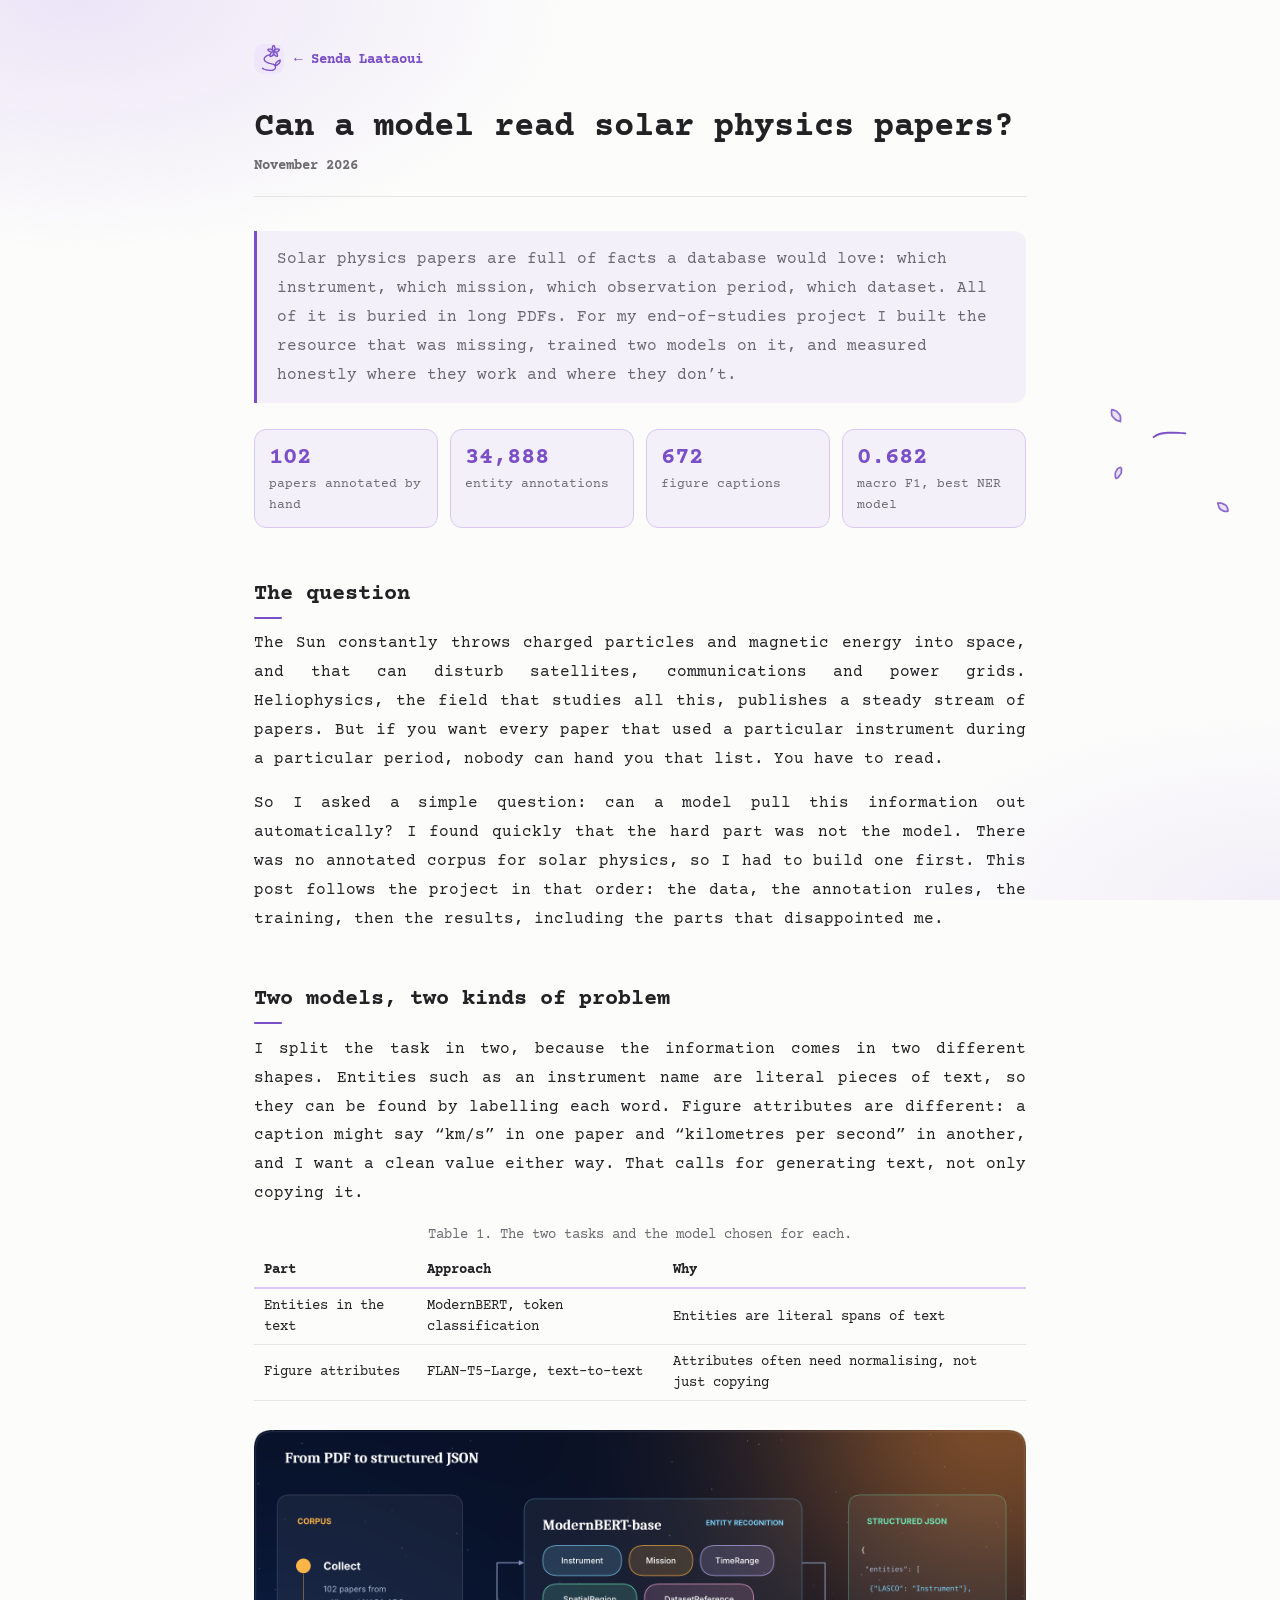
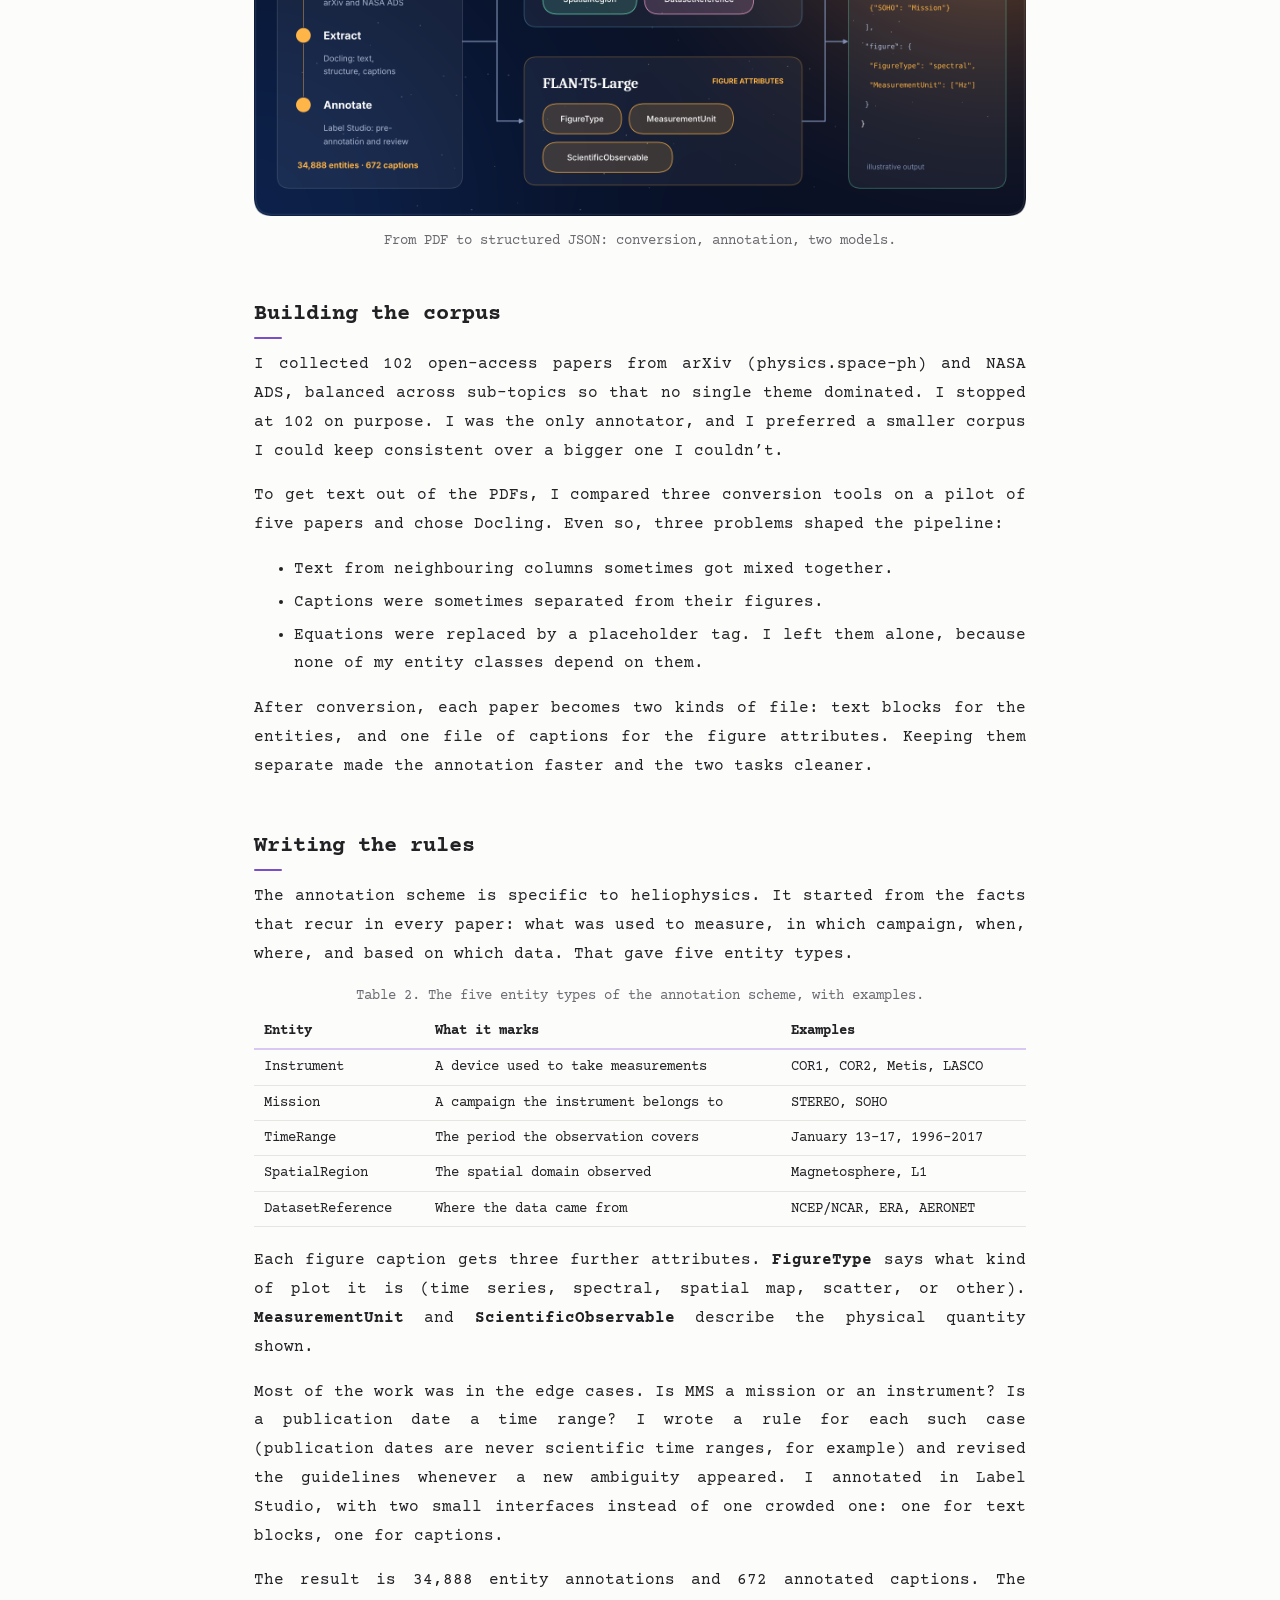
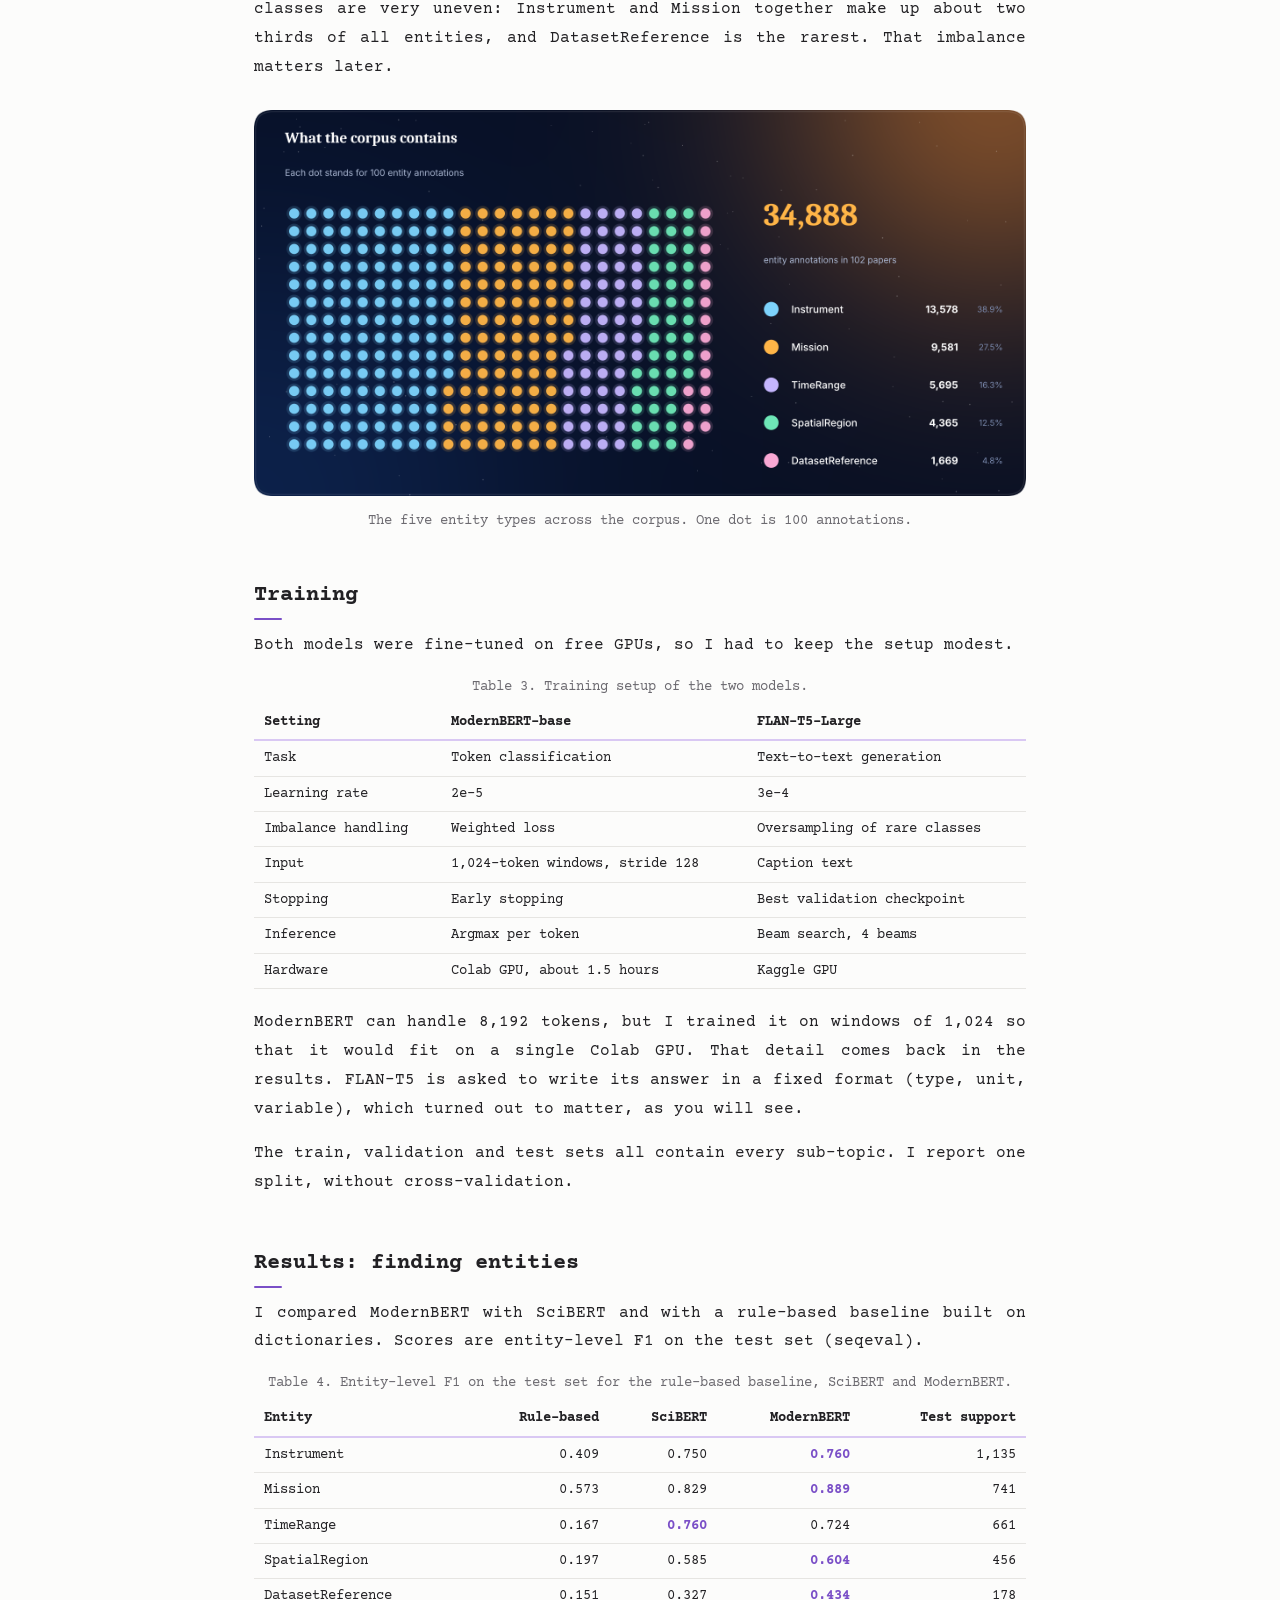
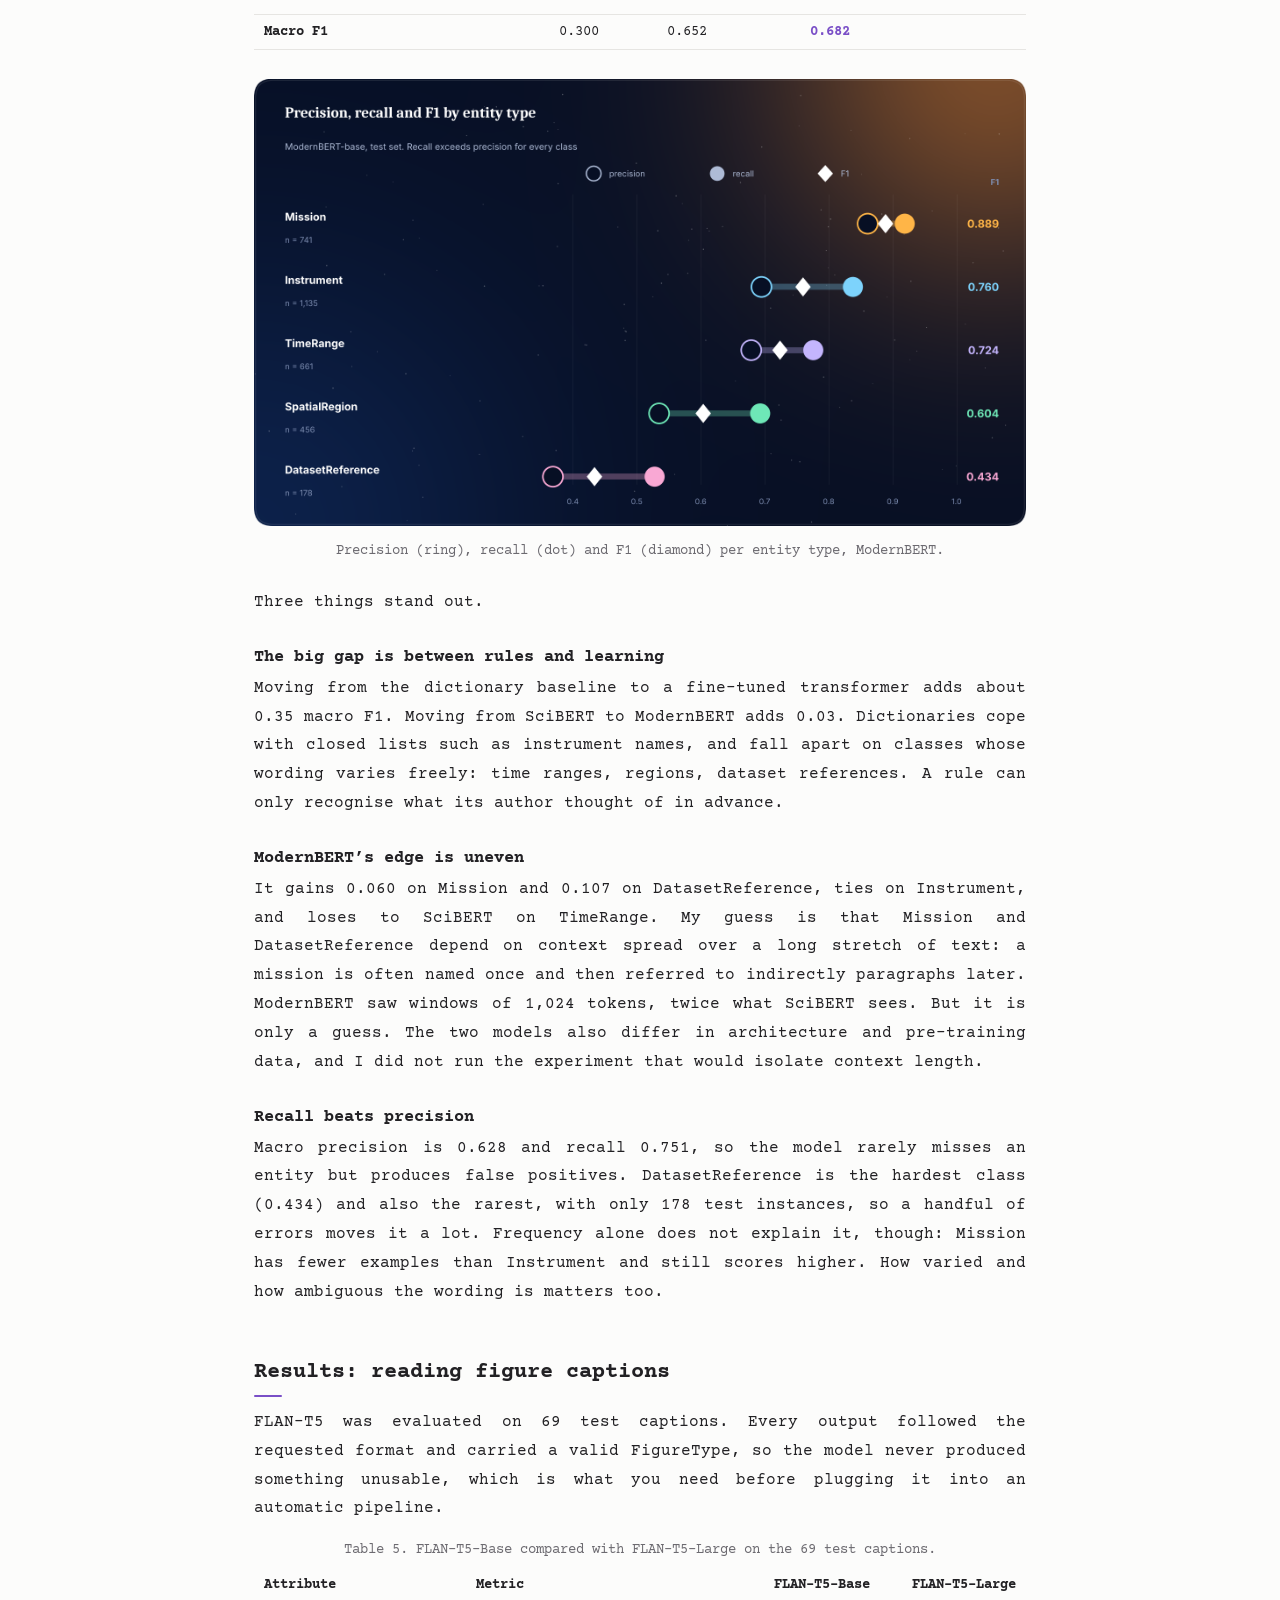
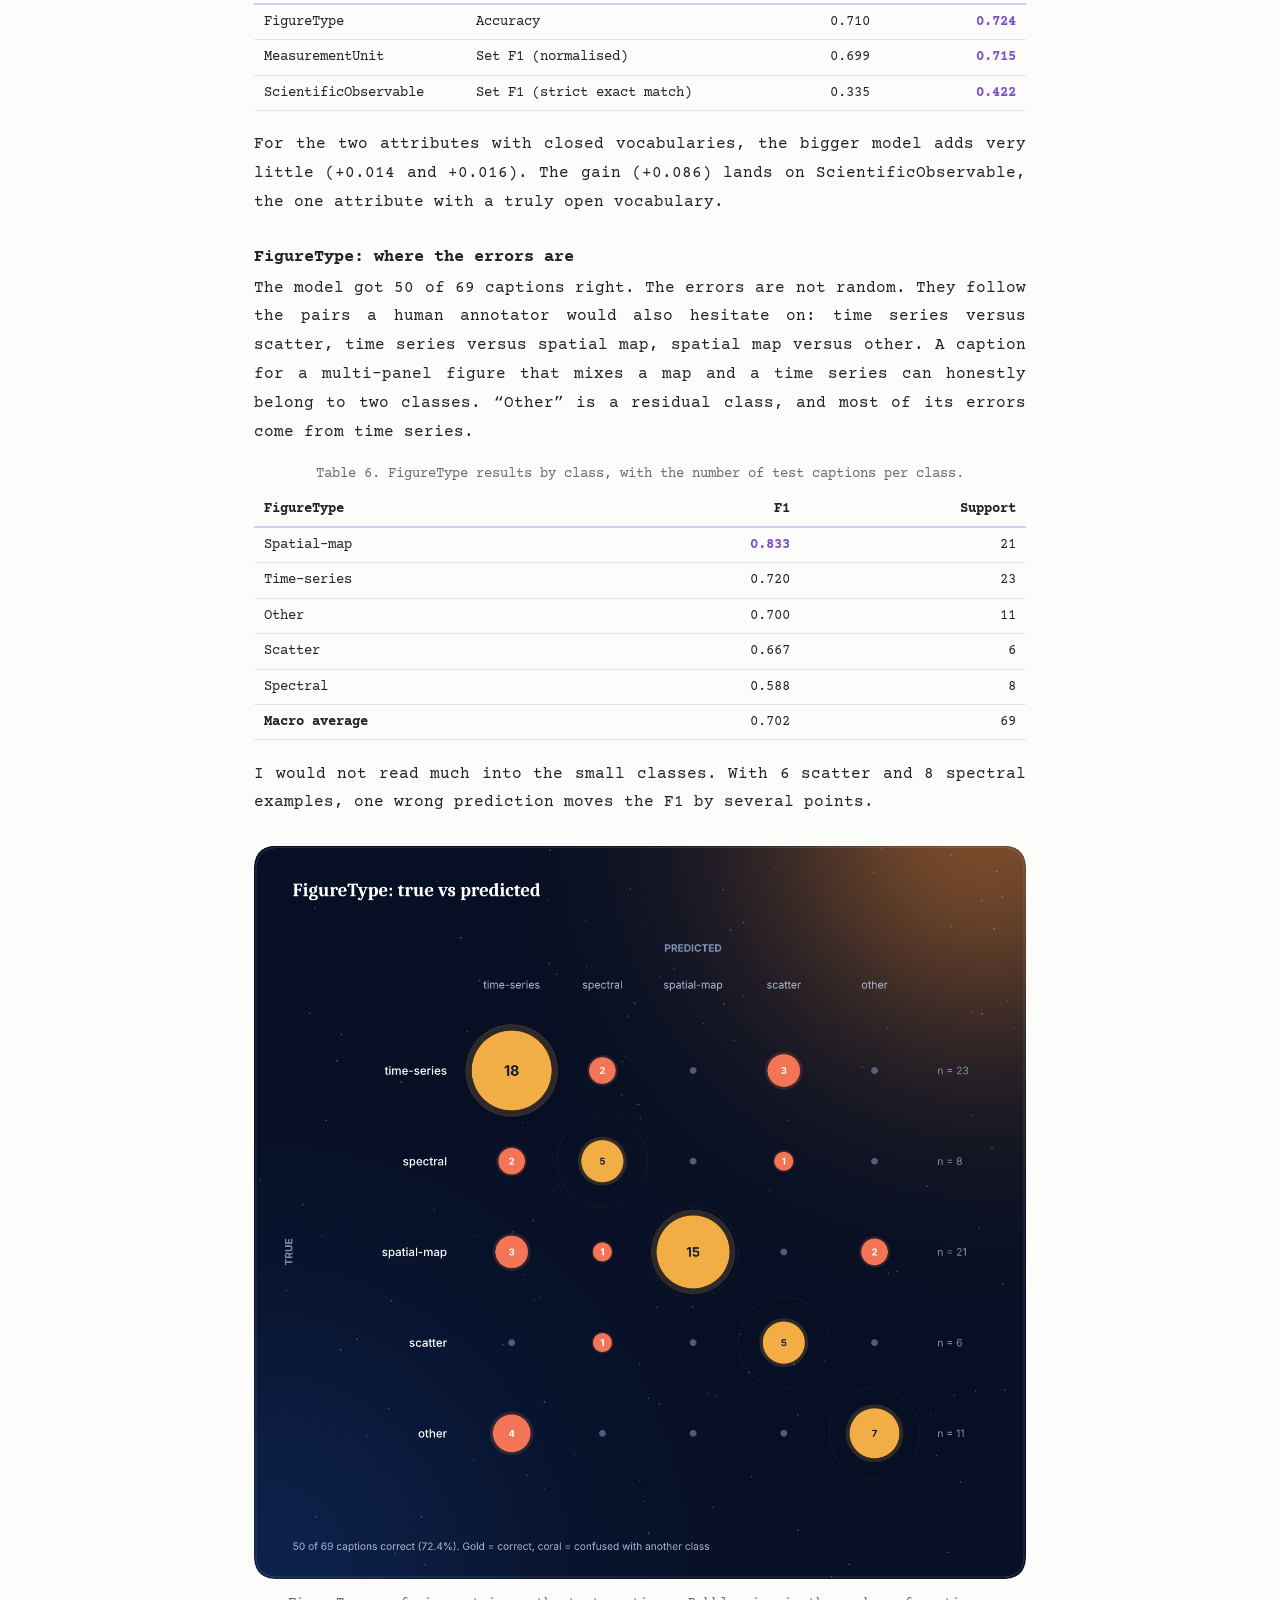
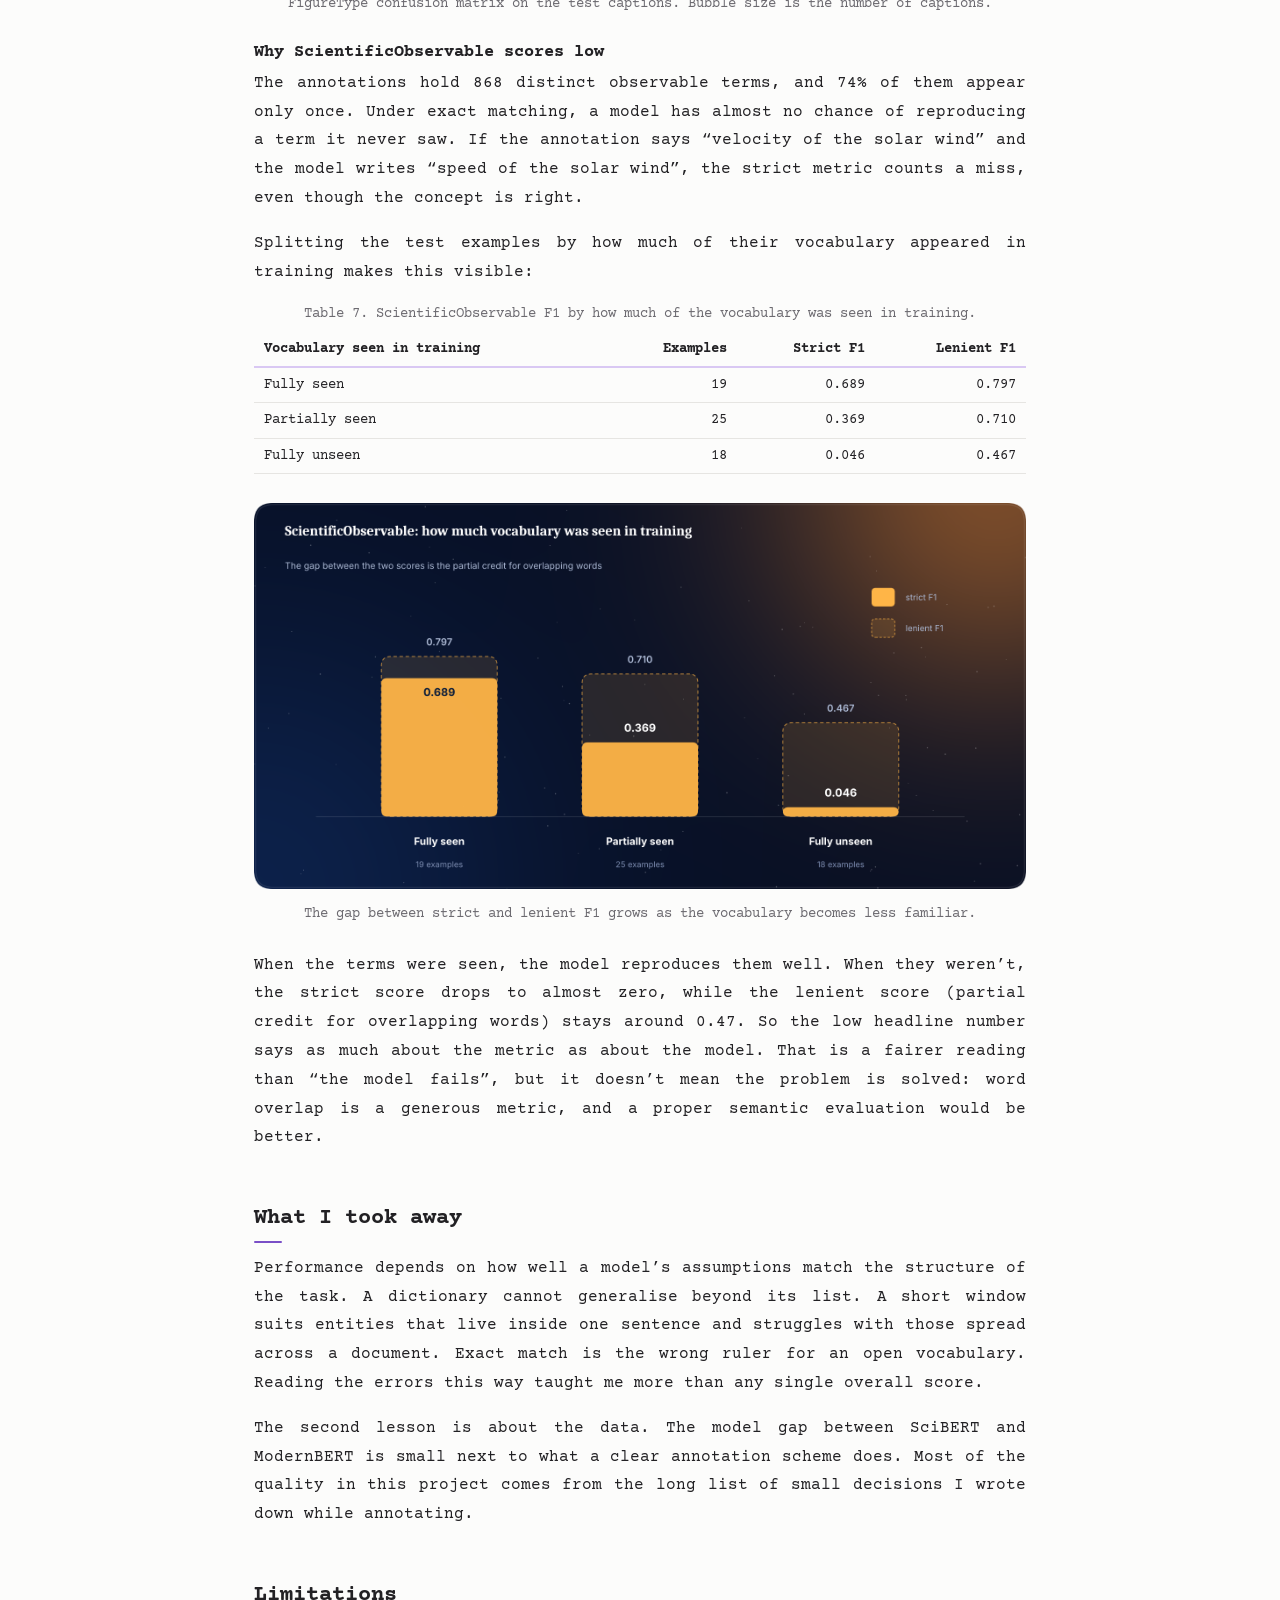
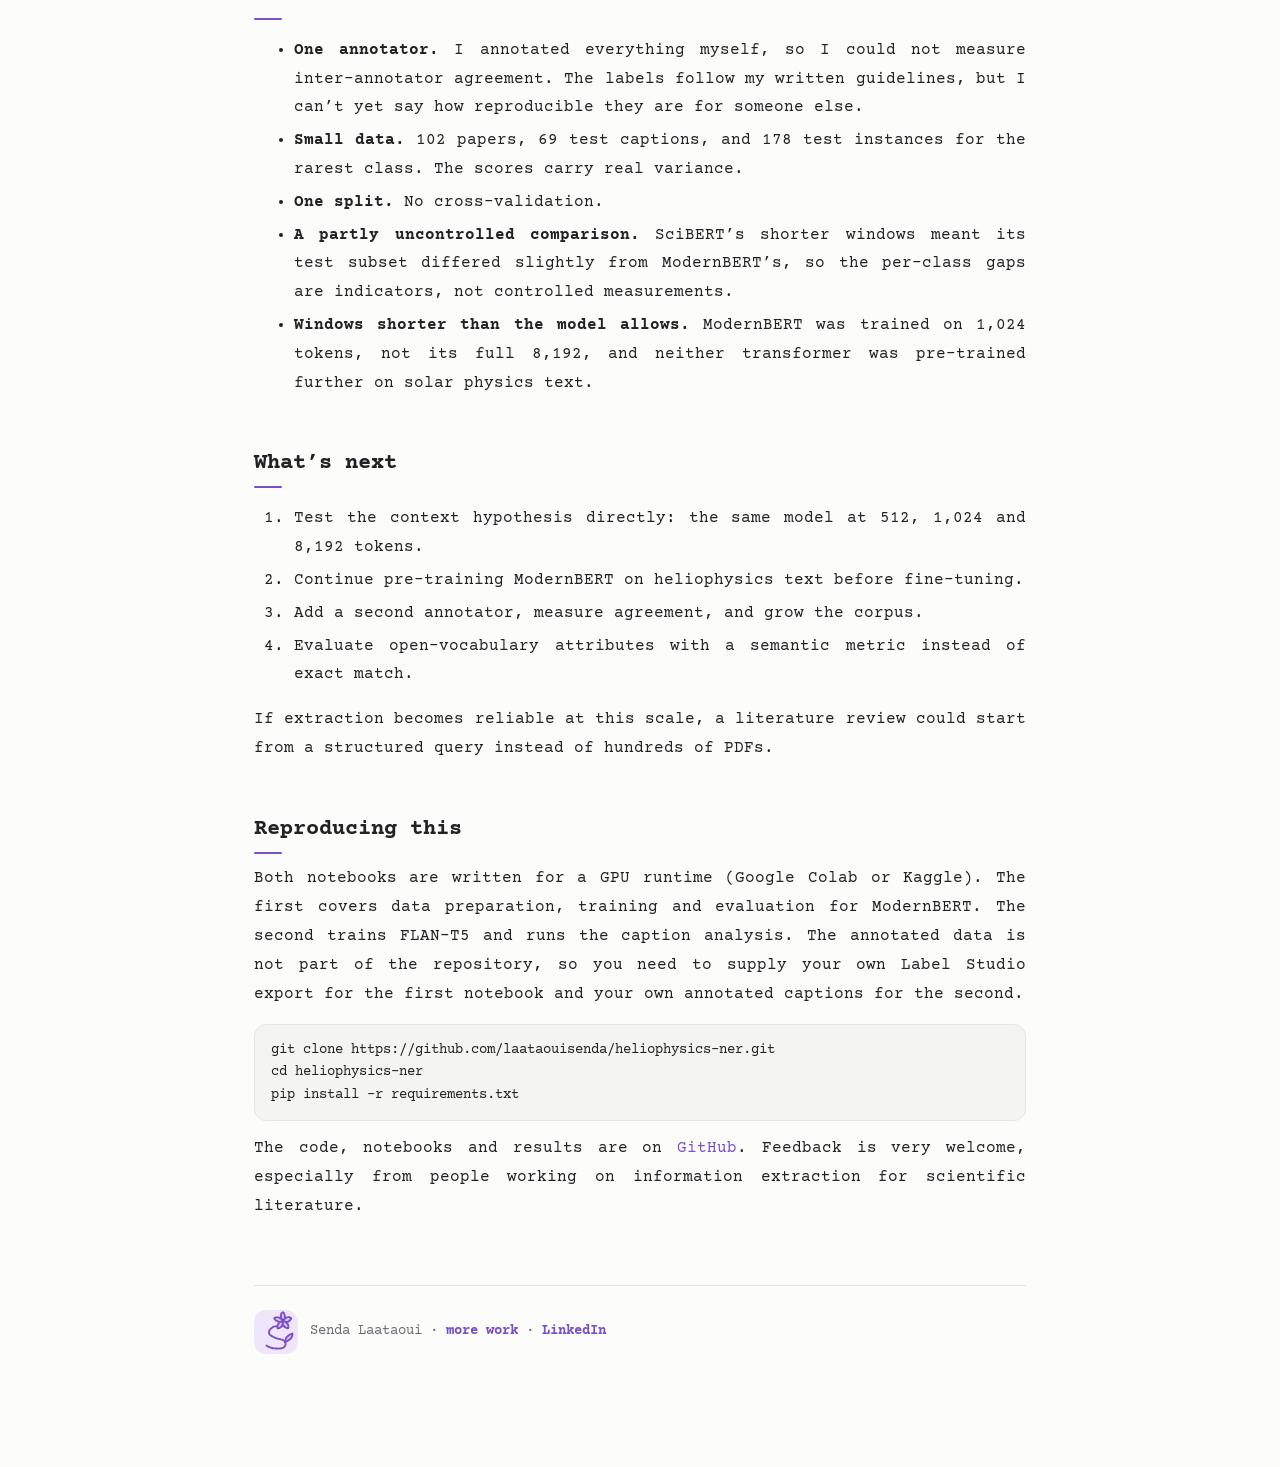
<file: blogs/heliophysics-ner.html>
<!DOCTYPE html>
<html lang="en">
<head>
<meta charset="utf-8">
<meta name="viewport" content="width=device-width, initial-scale=1">
<title>Can a model read solar physics papers? | Senda Laataoui</title>
<meta property="og:title" content="Can a model read solar physics papers?">
<meta property="og:description" content="I built a corpus of 102 heliophysics papers, annotated 34,888 entities by hand, and tested what ModernBERT and FLAN-T5 can extract. Here is what worked, and what didn’t.">
<link href="https://fonts.googleapis.com/css2?family=Courier+Prime:ital,wght@0,400;0,700;1,400&display=swap" rel="stylesheet">
<link rel="icon" type="image/svg+xml" href="../assets/favicon.svg">
<link rel="icon" type="image/png" sizes="48x48" href="../assets/favicon-48.png">
<link rel="apple-touch-icon" href="../assets/apple-touch-icon.png">
<meta property="og:type" content="article">
<meta property="og:image" content="https://laataouisenda.github.io/assets/og-heliophysics-ner.png">
<meta name="twitter:card" content="summary_large_image">
<link rel="stylesheet" href="../assets/post.css">

<script>try{var t=localStorage.getItem("theme");if(t)document.documentElement.setAttribute("data-theme",t)}catch(e){}</script>

<script async src="https://www.googletagmanager.com/gtag/js?id=G-JTFGN2679E"></script>
<script>
  window.dataLayer = window.dataLayer || [];
  function gtag(){dataLayer.push(arguments);}
  gtag('js', new Date());
  gtag('config', 'G-JTFGN2679E');
</script>

</head>

<body>
<div class="wrap">
<div class="top">
  <img src="../assets/favicon.svg" alt="">
  <a class="back" href="../index.html">&larr; Senda Laataoui</a>
</div>
<h1>Can a model read solar physics papers?</h1>
<div class="date">November 2026</div>

<blockquote>Solar physics papers are full of facts a database would love: which instrument, which mission, which observation period, which dataset. All of it is buried in long PDFs. For my end-of-studies project I built the resource that was missing, trained two models on it, and measured honestly where they work and where they don’t.</blockquote>

<div class="stats">
  <div><b>102</b><span>papers annotated by hand</span></div>
  <div><b>34,888</b><span>entity annotations</span></div>
  <div><b>672</b><span>figure captions</span></div>
  <div><b>0.682</b><span>macro F1, best NER model</span></div>
</div>

<h2>The question</h2>
<p>The Sun constantly throws charged particles and magnetic energy into space, and that can disturb satellites, communications and power grids. Heliophysics, the field that studies all this, publishes a steady stream of papers. But if you want every paper that used a particular instrument during a particular period, nobody can hand you that list. You have to read.</p>
<p>So I asked a simple question: can a model pull this information out automatically? I found quickly that the hard part was not the model. There was no annotated corpus for solar physics, so I had to build one first. This post follows the project in that order: the data, the annotation rules, the training, then the results, including the parts that disappointed me.</p>

<h2>Two models, two kinds of problem</h2>
<p>I split the task in two, because the information comes in two different shapes. Entities such as an instrument name are literal pieces of text, so they can be found by labelling each word. Figure attributes are different: a caption might say “km/s” in one paper and “kilometres per second” in another, and I want a clean value either way. That calls for generating text, not only copying it.</p>
<div class="tbl"><table>
<caption>Table 1. The two tasks and the model chosen for each.</caption>

<thead><tr><th>Part</th><th>Approach</th><th>Why</th></tr></thead>
<tbody>
<tr><td>Entities in the text</td><td>ModernBERT, token classification</td><td>Entities are literal spans of text</td></tr>
<tr><td>Figure attributes</td><td>FLAN-T5-Large, text-to-text</td><td>Attributes often need normalising, not just copying</td></tr>
</tbody></table></div>

<figure class="fig">
<img src="../assets/heliophysics-ner/pipeline.png" alt="Overall project pipeline, from PDFs to structured JSON" width="1760" height="880">
<figcaption>From PDF to structured JSON: conversion, annotation, two models.</figcaption>
</figure>

<h2>Building the corpus</h2>
<p>I collected 102 open-access papers from arXiv (physics.space-ph) and NASA ADS, balanced across sub-topics so that no single theme dominated. I stopped at 102 on purpose. I was the only annotator, and I preferred a smaller corpus I could keep consistent over a bigger one I couldn’t.</p>
<p>To get text out of the PDFs, I compared three conversion tools on a pilot of five papers and chose Docling. Even so, three problems shaped the pipeline:</p>
<ul>
<li>Text from neighbouring columns sometimes got mixed together.</li>
<li>Captions were sometimes separated from their figures.</li>
<li>Equations were replaced by a placeholder tag. I left them alone, because none of my entity classes depend on them.</li>
</ul>
<p>After conversion, each paper becomes two kinds of file: text blocks for the entities, and one file of captions for the figure attributes. Keeping them separate made the annotation faster and the two tasks cleaner.</p>

<h2>Writing the rules</h2>
<p>The annotation scheme is specific to heliophysics. It started from the facts that recur in every paper: what was used to measure, in which campaign, when, where, and based on which data. That gave five entity types.</p>
<div class="tbl"><table>
<caption>Table 2. The five entity types of the annotation scheme, with examples.</caption>
<thead><tr><th>Entity</th><th>What it marks</th><th>Examples</th></tr></thead>
<tbody>
<tr><td>Instrument</td><td>A device used to take measurements</td><td>COR1, COR2, Metis, LASCO</td></tr>
<tr><td>Mission</td><td>A campaign the instrument belongs to</td><td>STEREO, SOHO</td></tr>
<tr><td>TimeRange</td><td>The period the observation covers</td><td>January 13–17, 1996–2017</td></tr>
<tr><td>SpatialRegion</td><td>The spatial domain observed</td><td>Magnetosphere, L1</td></tr>
<tr><td>DatasetReference</td><td>Where the data came from</td><td>NCEP/NCAR, ERA, AERONET</td></tr>
</tbody></table></div>
<p>Each figure caption gets three further attributes. <b>FigureType</b> says what kind of plot it is (time series, spectral, spatial map, scatter, or other). <b>MeasurementUnit</b> and <b>ScientificObservable</b> describe the physical quantity shown.</p>
<p>Most of the work was in the edge cases. Is MMS a mission or an instrument? Is a publication date a time range? I wrote a rule for each such case (publication dates are never scientific time ranges, for example) and revised the guidelines whenever a new ambiguity appeared. I annotated in Label Studio, with two small interfaces instead of one crowded one: one for text blocks, one for captions.</p>
<p>The result is 34,888 entity annotations and 672 annotated captions. The classes are very uneven: Instrument and Mission together make up about two thirds of all entities, and DatasetReference is the rarest. That imbalance matters later.</p>

<figure class="fig">
<img src="../assets/heliophysics-ner/entity_distribution.png" alt="Distribution of entity types across the corpus, one dot per 100 annotations" width="1760" height="880">
<figcaption>The five entity types across the corpus. One dot is 100 annotations.</figcaption>
</figure>

<h2>Training</h2>
<p>Both models were fine-tuned on free GPUs, so I had to keep the setup modest.</p>
<div class="tbl"><table>
<caption>Table 3. Training setup of the two models.</caption>
<thead><tr><th>Setting</th><th>ModernBERT-base</th><th>FLAN-T5-Large</th></tr></thead>
<tbody>
<tr><td>Task</td><td>Token classification</td><td>Text-to-text generation</td></tr>
<tr><td>Learning rate</td><td>2e-5</td><td>3e-4</td></tr>
<tr><td>Imbalance handling</td><td>Weighted loss</td><td>Oversampling of rare classes</td></tr>
<tr><td>Input</td><td>1,024-token windows, stride 128</td><td>Caption text</td></tr>
<tr><td>Stopping</td><td>Early stopping</td><td>Best validation checkpoint</td></tr>
<tr><td>Inference</td><td>Argmax per token</td><td>Beam search, 4 beams</td></tr>
<tr><td>Hardware</td><td>Colab GPU, about 1.5 hours</td><td>Kaggle GPU</td></tr>
</tbody></table></div>
<p>ModernBERT can handle 8,192 tokens, but I trained it on windows of 1,024 so that it would fit on a single Colab GPU. That detail comes back in the results. FLAN-T5 is asked to write its answer in a fixed format (type, unit, variable), which turned out to matter, as you will see.</p>
<p>The train, validation and test sets all contain every sub-topic. I report one split, without cross-validation.</p>

<h2>Results: finding entities</h2>
<p>I compared ModernBERT with SciBERT and with a rule-based baseline built on dictionaries. Scores are entity-level F1 on the test set (seqeval).</p>
<div class="tbl"><table>
<caption>Table 4. Entity-level F1 on the test set for the rule-based baseline, SciBERT and ModernBERT.</caption>
<thead><tr><th>Entity</th><th class="n">Rule-based</th><th class="n">SciBERT</th><th class="n">ModernBERT</th><th class="n">Test support</th></tr></thead>
<tbody>
<tr><td>Instrument</td><td class="n">0.409</td><td class="n">0.750</td><td class="n best">0.760</td><td class="n">1,135</td></tr>
<tr><td>Mission</td><td class="n">0.573</td><td class="n">0.829</td><td class="n best">0.889</td><td class="n">741</td></tr>
<tr><td>TimeRange</td><td class="n">0.167</td><td class="n best">0.760</td><td class="n">0.724</td><td class="n">661</td></tr>
<tr><td>SpatialRegion</td><td class="n">0.197</td><td class="n">0.585</td><td class="n best">0.604</td><td class="n">456</td></tr>
<tr><td>DatasetReference</td><td class="n">0.151</td><td class="n">0.327</td><td class="n best">0.434</td><td class="n">178</td></tr>
<tr><td><b>Macro F1</b></td><td class="n">0.300</td><td class="n">0.652</td><td class="n best">0.682</td><td class="n"></td></tr>
</tbody></table></div>

<figure class="fig">
<img src="../assets/heliophysics-ner/ner_per_class_results.png" alt="Precision, recall and F1 per entity type for ModernBERT" width="1760" height="1020">
<figcaption>Precision (ring), recall (dot) and F1 (diamond) per entity type, ModernBERT.</figcaption>
</figure>

<p>Three things stand out.</p>
<h3>The big gap is between rules and learning</h3>
<p>Moving from the dictionary baseline to a fine-tuned transformer adds about 0.35 macro F1. Moving from SciBERT to ModernBERT adds 0.03. Dictionaries cope with closed lists such as instrument names, and fall apart on classes whose wording varies freely: time ranges, regions, dataset references. A rule can only recognise what its author thought of in advance.</p>
<h3>ModernBERT’s edge is uneven</h3>
<p>It gains 0.060 on Mission and 0.107 on DatasetReference, ties on Instrument, and loses to SciBERT on TimeRange. My guess is that Mission and DatasetReference depend on context spread over a long stretch of text: a mission is often named once and then referred to indirectly paragraphs later. ModernBERT saw windows of 1,024 tokens, twice what SciBERT sees. But it is only a guess. The two models also differ in architecture and pre-training data, and I did not run the experiment that would isolate context length.</p>
<h3>Recall beats precision</h3>
<p>Macro precision is 0.628 and recall 0.751, so the model rarely misses an entity but produces false positives. DatasetReference is the hardest class (0.434) and also the rarest, with only 178 test instances, so a handful of errors moves it a lot. Frequency alone does not explain it, though: Mission has fewer examples than Instrument and still scores higher. How varied and how ambiguous the wording is matters too.</p>

<h2>Results: reading figure captions</h2>
<p>FLAN-T5 was evaluated on 69 test captions. Every output followed the requested format and carried a valid FigureType, so the model never produced something unusable, which is what you need before plugging it into an automatic pipeline.</p>
<div class="tbl"><table>
<caption>Table 5. FLAN-T5-Base compared with FLAN-T5-Large on the 69 test captions.</caption>
<thead><tr><th>Attribute</th><th>Metric</th><th class="n">FLAN-T5-Base</th><th class="n">FLAN-T5-Large</th></tr></thead>
<tbody>
<tr><td>FigureType</td><td>Accuracy</td><td class="n">0.710</td><td class="n best">0.724</td></tr>
<tr><td>MeasurementUnit</td><td>Set F1 (normalised)</td><td class="n">0.699</td><td class="n best">0.715</td></tr>
<tr><td>ScientificObservable</td><td>Set F1 (strict exact match)</td><td class="n">0.335</td><td class="n best">0.422</td></tr>
</tbody></table></div>
<p>For the two attributes with closed vocabularies, the bigger model adds very little (+0.014 and +0.016). The gain (+0.086) lands on ScientificObservable, the one attribute with a truly open vocabulary.</p>

<h3>FigureType: where the errors are</h3>
<p>The model got 50 of 69 captions right. The errors are not random. They follow the pairs a human annotator would also hesitate on: time series versus scatter, time series versus spatial map, spatial map versus other. A caption for a multi-panel figure that mixes a map and a time series can honestly belong to two classes. “Other” is a residual class, and most of its errors come from time series.</p>
<div class="tbl"><table>
<caption>Table 6. FigureType results by class, with the number of test captions per class.</caption>
<thead><tr><th>FigureType</th><th class="n">F1</th><th class="n">Support</th></tr></thead>
<tbody>
<tr><td>Spatial-map</td><td class="n best">0.833</td><td class="n">21</td></tr>
<tr><td>Time-series</td><td class="n">0.720</td><td class="n">23</td></tr>
<tr><td>Other</td><td class="n">0.700</td><td class="n">11</td></tr>
<tr><td>Scatter</td><td class="n">0.667</td><td class="n">6</td></tr>
<tr><td>Spectral</td><td class="n">0.588</td><td class="n">8</td></tr>
<tr><td><b>Macro average</b></td><td class="n">0.702</td><td class="n">69</td></tr>
</tbody></table></div>
<p>I would not read much into the small classes. With 6 scatter and 8 spectral examples, one wrong prediction moves the F1 by several points.</p>

<figure class="fig narrow">
<img src="../assets/heliophysics-ner/figuretype_confusion_matrix.png" alt="Bubble confusion matrix for FigureType: true versus predicted class" width="1408" height="1337">
<figcaption>FigureType confusion matrix on the test captions. Bubble size is the number of captions.</figcaption>
</figure>

<h3>Why ScientificObservable scores low</h3>
<p>The annotations hold 868 distinct observable terms, and 74% of them appear only once. Under exact matching, a model has almost no chance of reproducing a term it never saw. If the annotation says “velocity of the solar wind” and the model writes “speed of the solar wind”, the strict metric counts a miss, even though the concept is right.</p>
<p>Splitting the test examples by how much of their vocabulary appeared in training makes this visible:</p>
<div class="tbl"><table>
<caption>Table 7. ScientificObservable F1 by how much of the vocabulary was seen in training.</caption>
<thead><tr><th>Vocabulary seen in training</th><th class="n">Examples</th><th class="n">Strict F1</th><th class="n">Lenient F1</th></tr></thead>
<tbody>
<tr><td>Fully seen</td><td class="n">19</td><td class="n">0.689</td><td class="n">0.797</td></tr>
<tr><td>Partially seen</td><td class="n">25</td><td class="n">0.369</td><td class="n">0.710</td></tr>
<tr><td>Fully unseen</td><td class="n">18</td><td class="n">0.046</td><td class="n">0.467</td></tr>
</tbody></table></div>

<figure class="fig">
<img src="../assets/heliophysics-ner/vocabulary_exposure.png" alt="Strict and lenient F1 for ScientificObservable by how much of the vocabulary was seen in training" width="1760" height="880">
<figcaption>The gap between strict and lenient F1 grows as the vocabulary becomes less familiar.</figcaption>
</figure>

<p>When the terms were seen, the model reproduces them well. When they weren’t, the strict score drops to almost zero, while the lenient score (partial credit for overlapping words) stays around 0.47. So the low headline number says as much about the metric as about the model. That is a fairer reading than “the model fails”, but it doesn’t mean the problem is solved: word overlap is a generous metric, and a proper semantic evaluation would be better.</p>

<h2>What I took away</h2>
<p>Performance depends on how well a model’s assumptions match the structure of the task. A dictionary cannot generalise beyond its list. A short window suits entities that live inside one sentence and struggles with those spread across a document. Exact match is the wrong ruler for an open vocabulary. Reading the errors this way taught me more than any single overall score.</p>
<p>The second lesson is about the data. The model gap between SciBERT and ModernBERT is small next to what a clear annotation scheme does. Most of the quality in this project comes from the long list of small decisions I wrote down while annotating.</p>

<h2>Limitations</h2>
<ul>
<li><b>One annotator.</b> I annotated everything myself, so I could not measure inter-annotator agreement. The labels follow my written guidelines, but I can’t yet say how reproducible they are for someone else.</li>
<li><b>Small data.</b> 102 papers, 69 test captions, and 178 test instances for the rarest class. The scores carry real variance.</li>
<li><b>One split.</b> No cross-validation.</li>
<li><b>A partly uncontrolled comparison.</b> SciBERT’s shorter windows meant its test subset differed slightly from ModernBERT’s, so the per-class gaps are indicators, not controlled measurements.</li>
<li><b>Windows shorter than the model allows.</b> ModernBERT was trained on 1,024 tokens, not its full 8,192, and neither transformer was pre-trained further on solar physics text.</li>
</ul>

<h2>What’s next</h2>
<ol>
<li>Test the context hypothesis directly: the same model at 512, 1,024 and 8,192 tokens.</li>
<li>Continue pre-training ModernBERT on heliophysics text before fine-tuning.</li>
<li>Add a second annotator, measure agreement, and grow the corpus.</li>
<li>Evaluate open-vocabulary attributes with a semantic metric instead of exact match.</li>
</ol>
<p>If extraction becomes reliable at this scale, a literature review could start from a structured query instead of hundreds of PDFs.</p>

<h2>Reproducing this</h2>
<p>Both notebooks are written for a GPU runtime (Google Colab or Kaggle). The first covers data preparation, training and evaluation for ModernBERT. The second trains FLAN-T5 and runs the caption analysis. The annotated data is not part of the repository, so you need to supply your own Label Studio export for the first notebook and your own annotated captions for the second.</p>
<pre><code>git clone https://github.com/laataouisenda/heliophysics-ner.git
cd heliophysics-ner
pip install -r requirements.txt</code></pre>
<p>The code, notebooks and results are on <a href="https://github.com/laataouisenda/heliophysics-ner">GitHub</a>. Feedback is very welcome, especially from people working on information extraction for scientific literature.</p>

 <!--<blockquote>Thank you to my supervisor, Pr. Mounir Zrigui, for his guidance throughout this project, and to Polytech Monastir.</blockquote>-->

<div class="sign">
  <img src="../assets/favicon.svg" alt="">
  <span>Senda Laataoui &middot; <a href="../index.html">more work</a> &middot; <a href="https://www.linkedin.com/in/senda-laataoui">LinkedIn</a></span>
</div>

</div>
<script src="../assets/post.js" defer></script>
<script src="../assets/signature.js" defer></script>
</body>
</body>
</html>
</file>
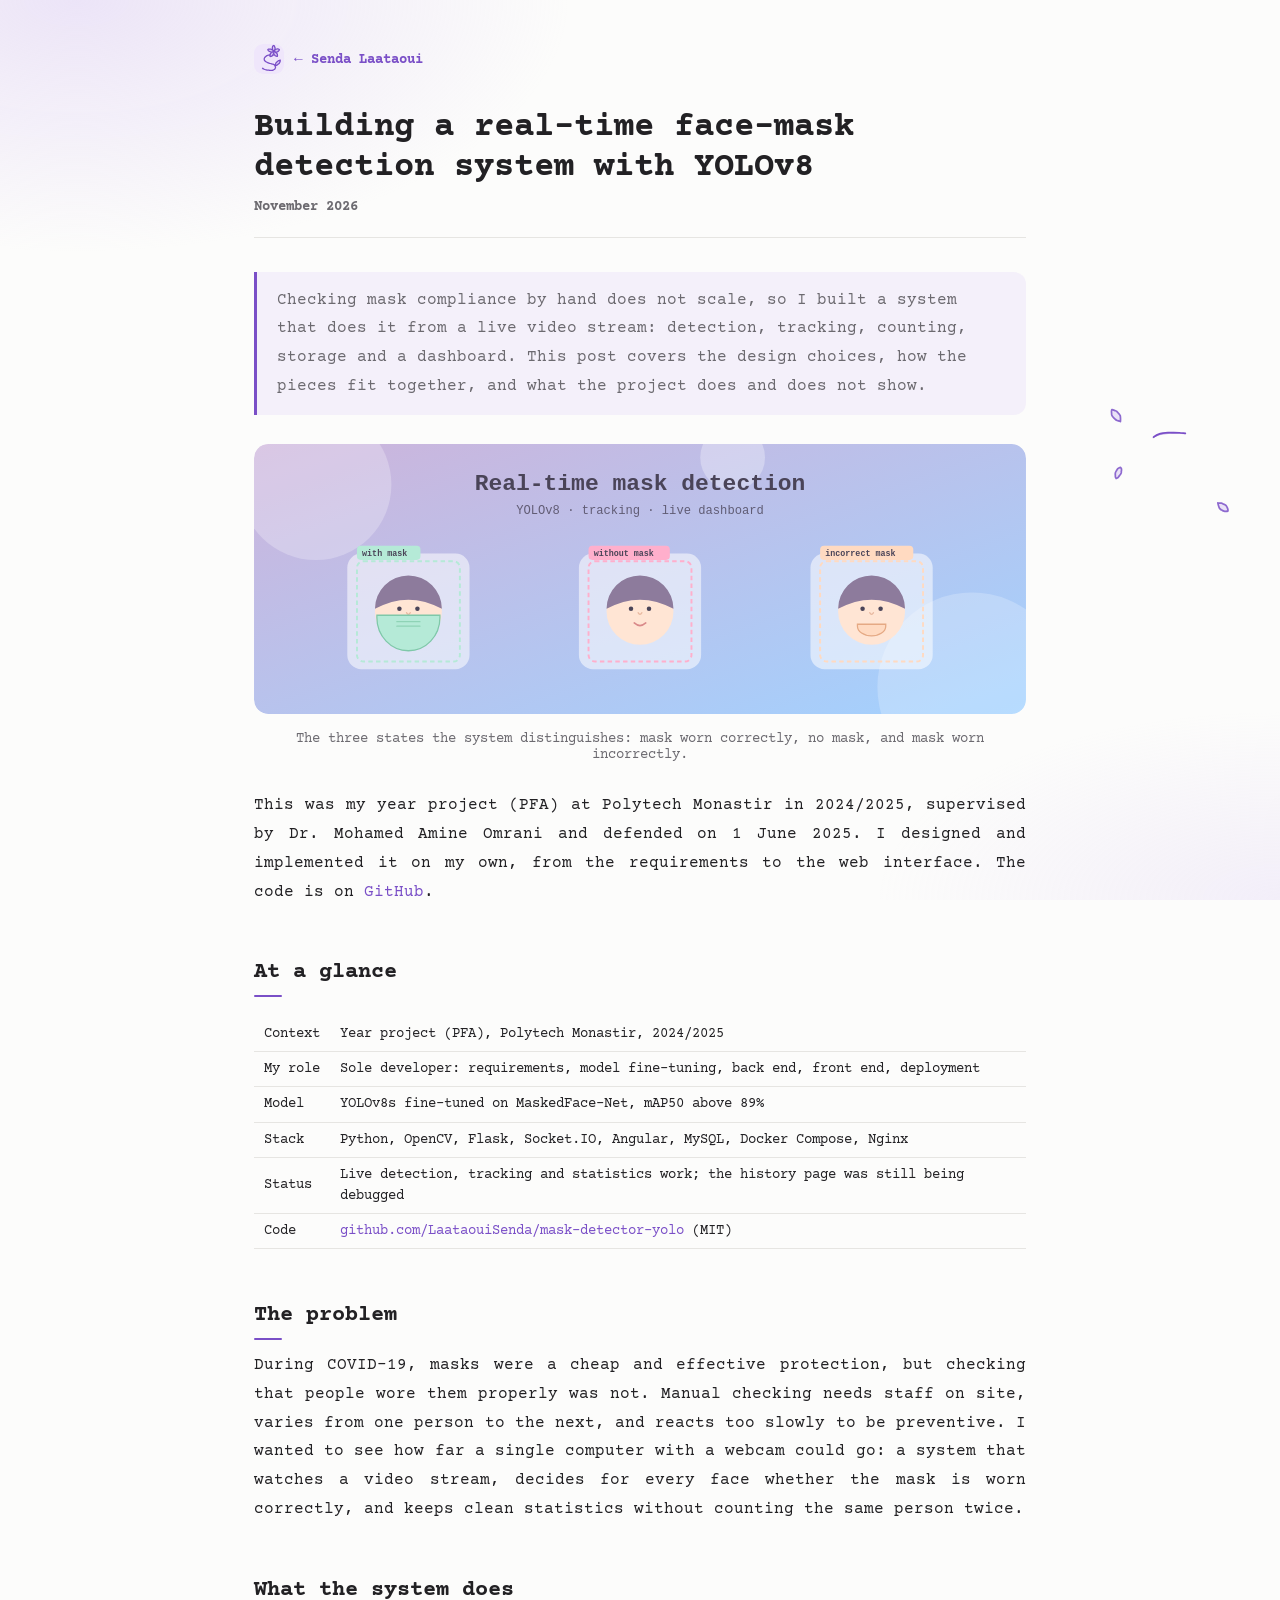
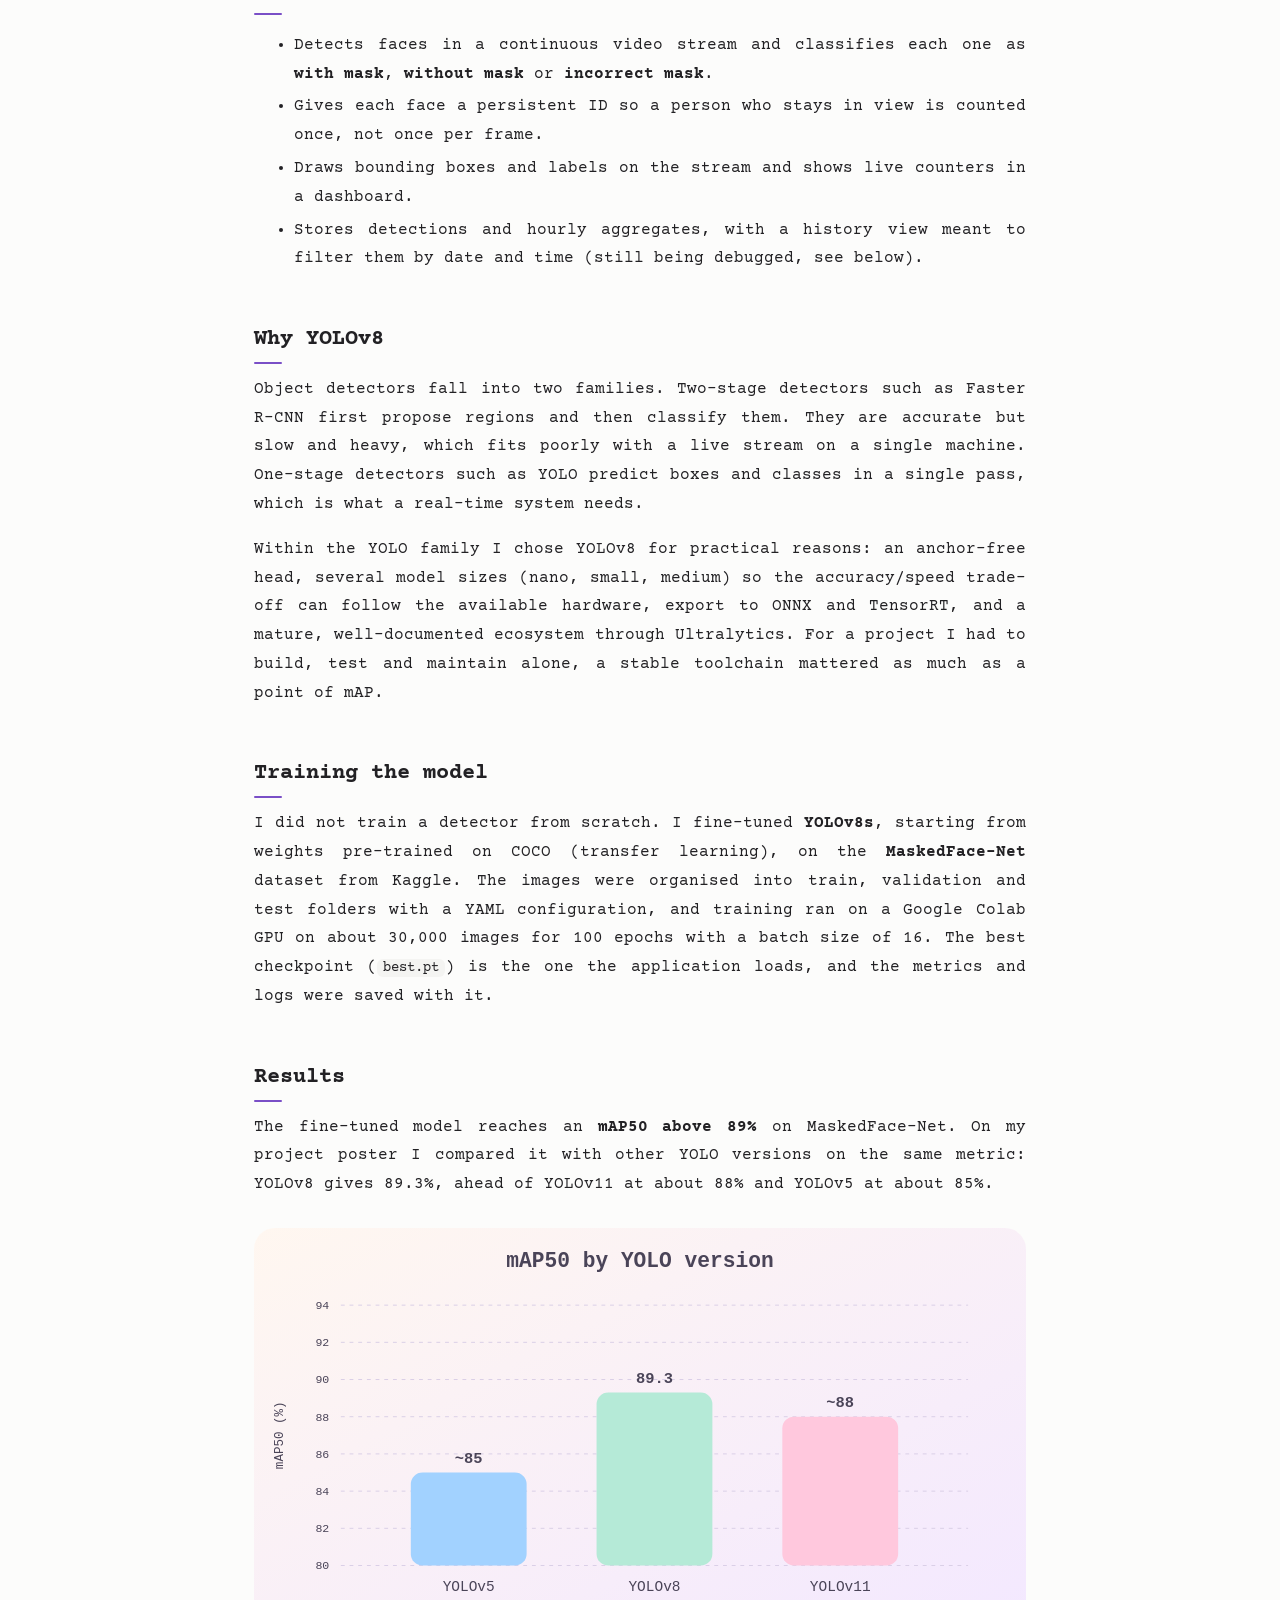
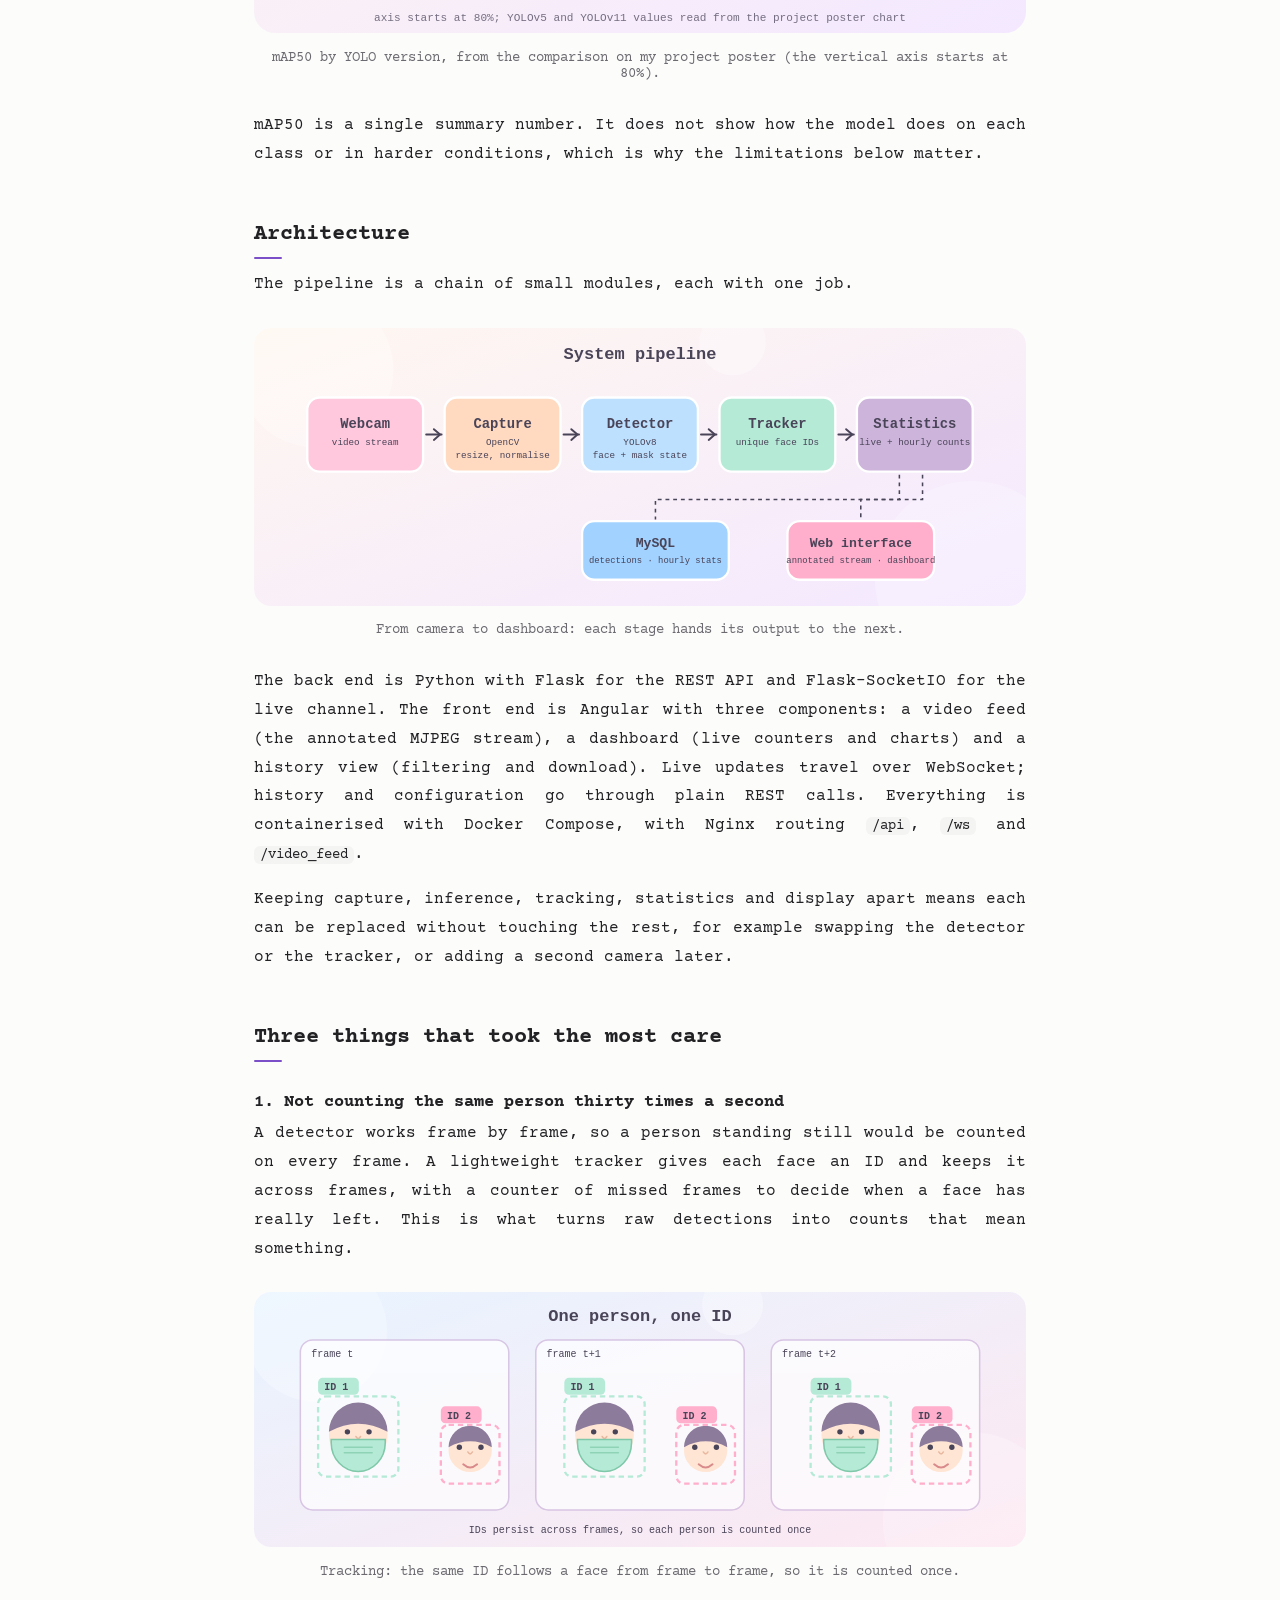
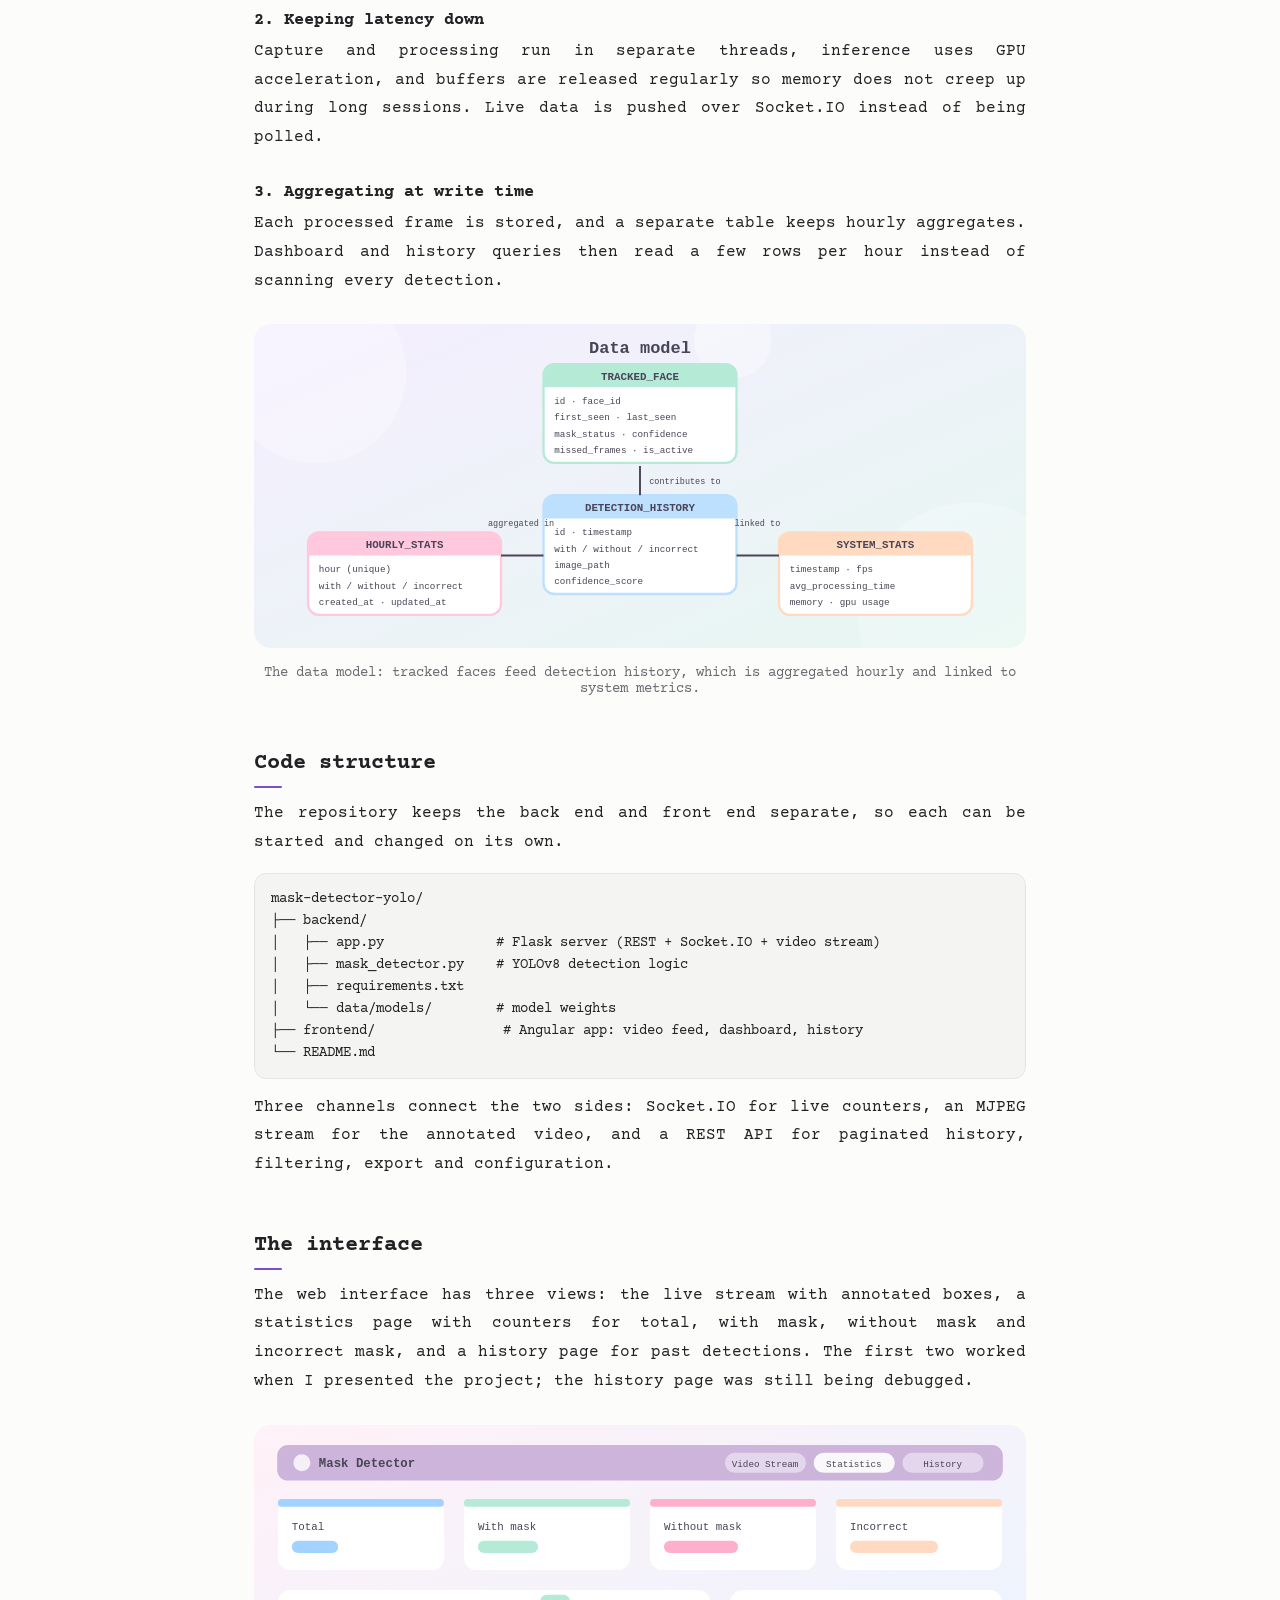
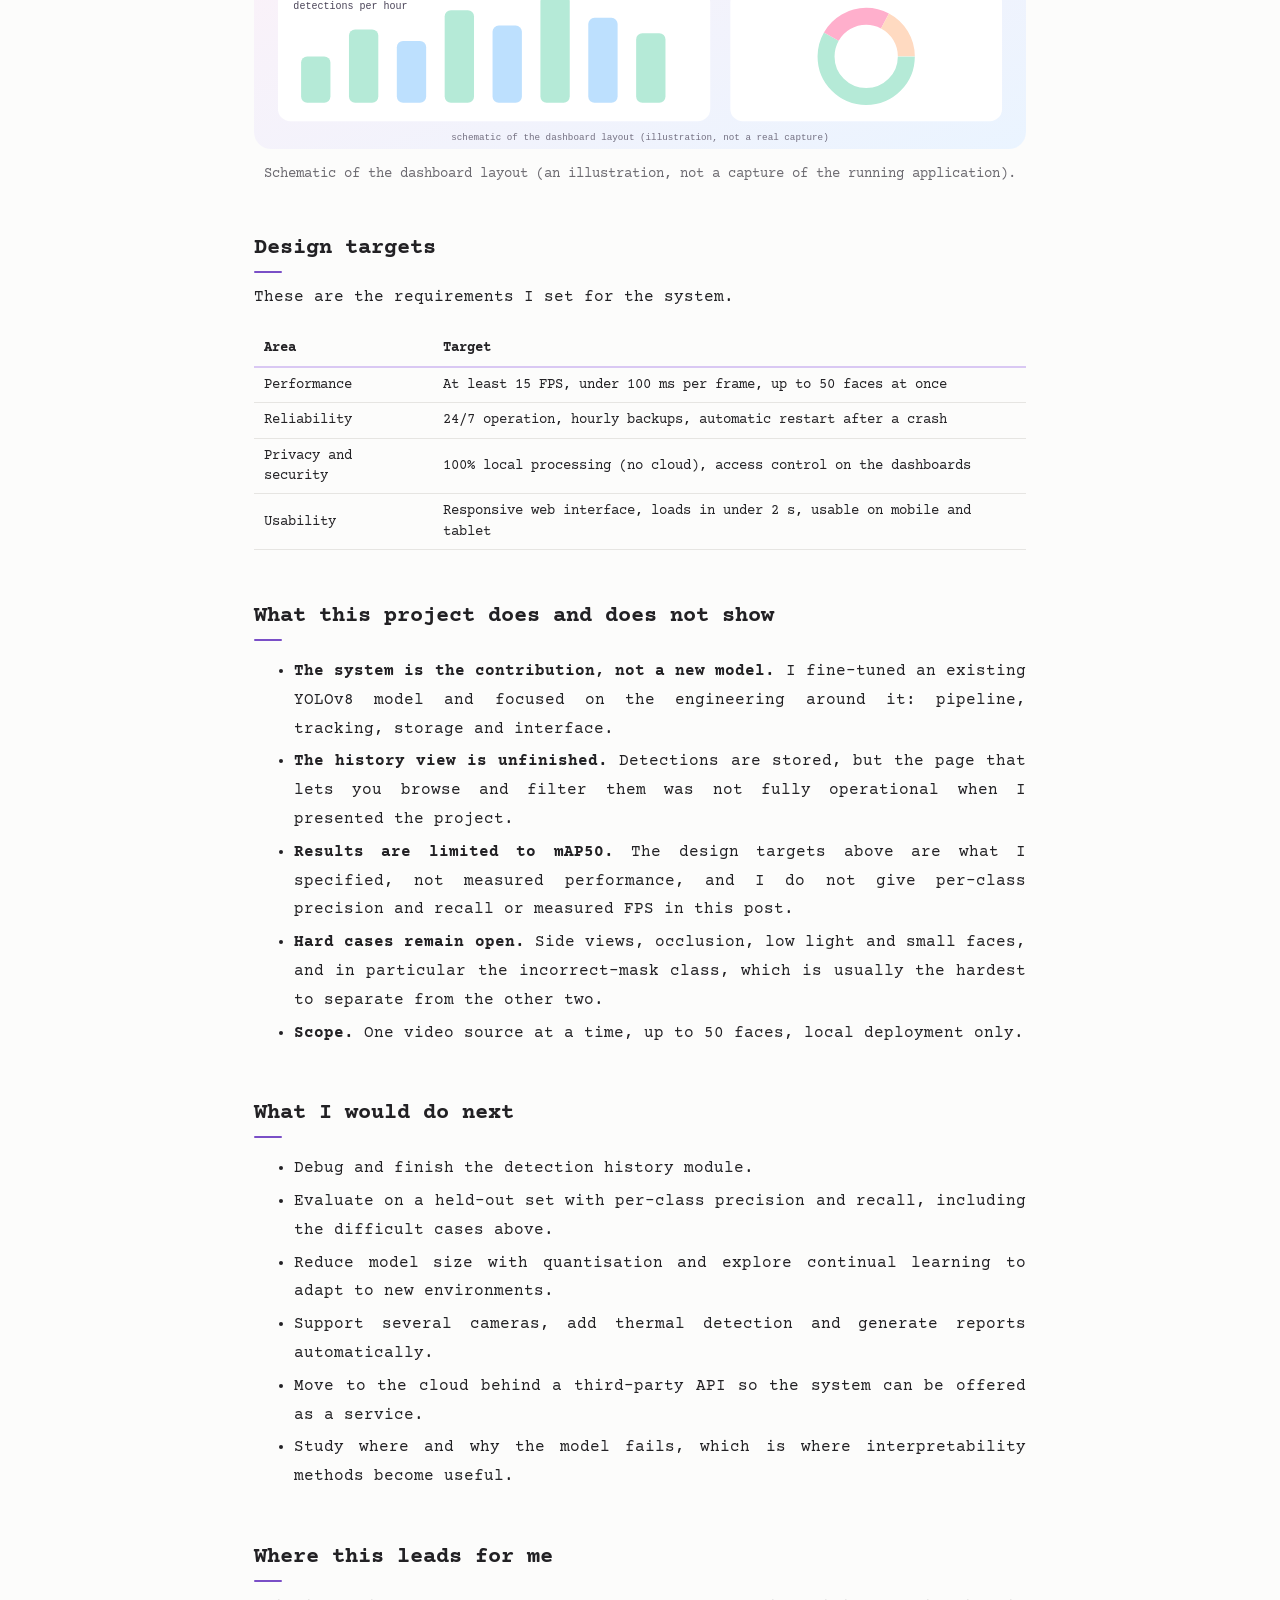
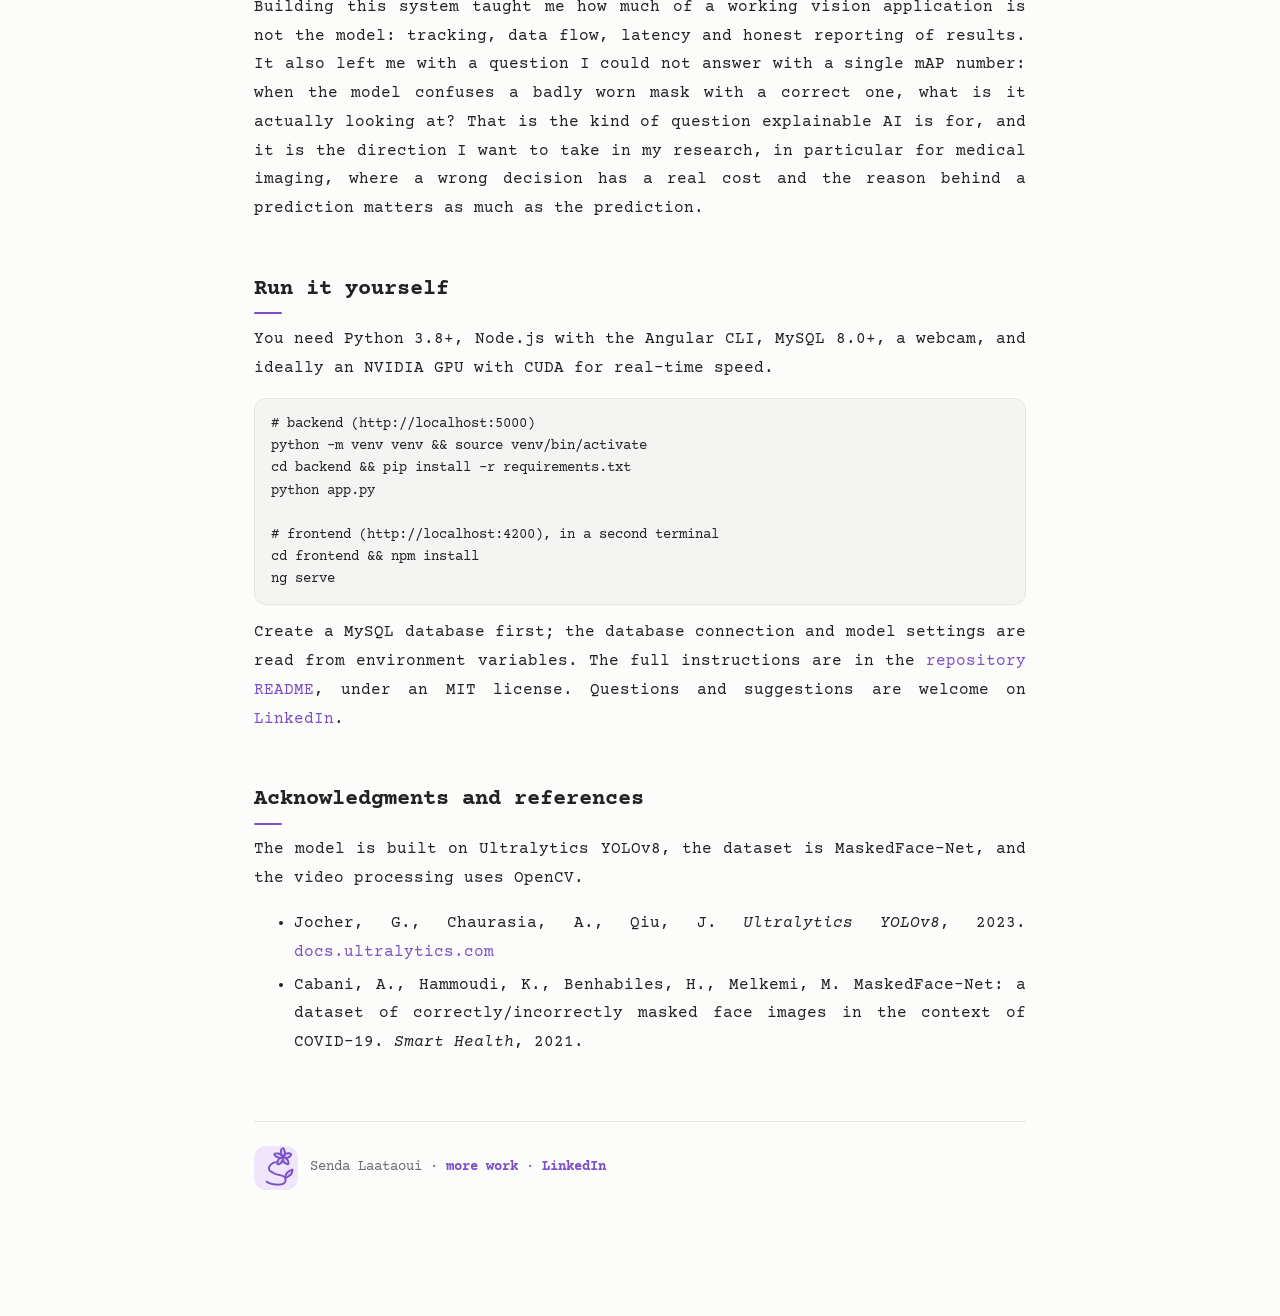
<file: blogs/mask-detector-yolo.html>
<!DOCTYPE html>
<html lang="en">
<head>
<meta charset="utf-8">
<meta name="viewport" content="width=device-width, initial-scale=1">
<title>Building a real-time face-mask detection system with YOLOv8 | Senda Laataoui</title>
<meta name="description" content="A YOLOv8 + Flask + Angular system for real-time face-mask detection with tracking and a live dashboard: design choices, fine-tuning, results and limitations.">
<meta name="author" content="Senda Laataoui">
<meta property="og:title" content="Building a real-time face-mask detection system with YOLOv8">
<meta property="og:description" content="Design choices, architecture and honest limitations of a YOLOv8 + Flask + Angular system that detects mask wearing in live video.">
<meta property="og:type" content="article">
<meta property="og:image" content="https://laataouisenda.github.io/assets/og-mask-detector-yolo.png">
<meta name="twitter:card" content="summary_large_image">
<link href="https://fonts.googleapis.com/css2?family=Courier+Prime:ital,wght@0,400;0,700;1,400&display=swap" rel="stylesheet">
<link rel="icon" type="image/svg+xml" href="../assets/favicon.svg">
<link rel="icon" type="image/png" sizes="48x48" href="../assets/favicon-48.png">
<link rel="apple-touch-icon" href="../assets/apple-touch-icon.png">
<link rel="stylesheet" href="../assets/post.css">
<script>try{var t=localStorage.getItem("theme");if(t)document.documentElement.setAttribute("data-theme",t)}catch(e){}</script>

<script async src="https://www.googletagmanager.com/gtag/js?id=G-JTFGN2679E"></script>
<script>
  window.dataLayer = window.dataLayer || [];
  function gtag(){dataLayer.push(arguments);}
  gtag('js', new Date());
  gtag('config', 'G-JTFGN2679E');
</script>

</head>
<body>
<div class="wrap">
<div class="top">
  <img src="../assets/favicon.svg" alt="">
  <a class="back" href="../index.html">&larr; Senda Laataoui</a>
</div>
<h1>Building a real-time face-mask detection system with YOLOv8</h1>
<div class="date">November 2026</div>

<blockquote>Checking mask compliance by hand does not scale, so I built a system that does it from a live video stream: detection, tracking, counting, storage and a dashboard. This post covers the design choices, how the pieces fit together, and what the project does and does not show.</blockquote>

<figure>
  <img src="../assets/mask-detector-yolo/mask-hero.svg" alt="Three pastel cartoon faces: with mask, without mask, incorrect mask" style="max-width:100%;height:auto;border-radius:14px">
  <figcaption>The three states the system distinguishes: mask worn correctly, no mask, and mask worn incorrectly.</figcaption>
</figure>

<p>This was my year project (PFA) at Polytech Monastir in 2024/2025, supervised by Dr. Mohamed Amine Omrani and defended on 1 June 2025. I designed and implemented it on my own, from the requirements to the web interface. The code is on <a href="https://github.com/LaataouiSenda/mask-detector-yolo">GitHub</a>.</p>

<h2>At a glance</h2>
<div class="tbl">
<table>
  <tbody>
    <tr><td>Context</td><td>Year project (PFA), Polytech Monastir, 2024/2025</td></tr>
    <tr><td>My role</td><td>Sole developer: requirements, model fine-tuning, back end, front end, deployment</td></tr>
    <tr><td>Model</td><td>YOLOv8s fine-tuned on MaskedFace-Net, mAP50 above 89%</td></tr>
    <tr><td>Stack</td><td>Python, OpenCV, Flask, Socket.IO, Angular, MySQL, Docker Compose, Nginx</td></tr>
    <tr><td>Status</td><td>Live detection, tracking and statistics work; the history page was still being debugged</td></tr>
    <tr><td>Code</td><td><a href="https://github.com/LaataouiSenda/mask-detector-yolo">github.com/LaataouiSenda/mask-detector-yolo</a> (MIT)</td></tr>
  </tbody>
</table>
</div>

<h2>The problem</h2>
<p>During COVID-19, masks were a cheap and effective protection, but checking that people wore them properly was not. Manual checking needs staff on site, varies from one person to the next, and reacts too slowly to be preventive. I wanted to see how far a single computer with a webcam could go: a system that watches a video stream, decides for every face whether the mask is worn correctly, and keeps clean statistics without counting the same person twice.</p>

<h2>What the system does</h2>
<ul>
  <li>Detects faces in a continuous video stream and classifies each one as <strong>with mask</strong>, <strong>without mask</strong> or <strong>incorrect mask</strong>.</li>
  <li>Gives each face a persistent ID so a person who stays in view is counted once, not once per frame.</li>
  <li>Draws bounding boxes and labels on the stream and shows live counters in a dashboard.</li>
  <li>Stores detections and hourly aggregates, with a history view meant to filter them by date and time (still being debugged, see below).</li>
</ul>

<h2>Why YOLOv8</h2>
<p>Object detectors fall into two families. Two-stage detectors such as Faster R-CNN first propose regions and then classify them. They are accurate but slow and heavy, which fits poorly with a live stream on a single machine. One-stage detectors such as YOLO predict boxes and classes in a single pass, which is what a real-time system needs.</p>
<p>Within the YOLO family I chose YOLOv8 for practical reasons: an anchor-free head, several model sizes (nano, small, medium) so the accuracy/speed trade-off can follow the available hardware, export to ONNX and TensorRT, and a mature, well-documented ecosystem through Ultralytics. For a project I had to build, test and maintain alone, a stable toolchain mattered as much as a point of mAP.</p>

<h2>Training the model</h2>
<p>I did not train a detector from scratch. I fine-tuned <strong>YOLOv8s</strong>, starting from weights pre-trained on COCO (transfer learning), on the <strong>MaskedFace-Net</strong> dataset from Kaggle. The images were organised into train, validation and test folders with a YAML configuration, and training ran on a Google Colab GPU on about 30,000 images for 100 epochs with a batch size of 16. The best checkpoint (<code>best.pt</code>) is the one the application loads, and the metrics and logs were saved with it.</p>

<h2>Results</h2>
<p>The fine-tuned model reaches an <strong>mAP50 above 89%</strong> on MaskedFace-Net. On my project poster I compared it with other YOLO versions on the same metric: YOLOv8 gives 89.3%, ahead of YOLOv11 at about 88% and YOLOv5 at about 85%.</p>
<figure>
  <img src="../assets/mask-detector-yolo/mask-map50.svg" alt="Bar chart of mAP50 for YOLOv5, YOLOv8 and YOLOv11" style="max-width:100%;height:auto;border-radius:14px">
  <figcaption>mAP50 by YOLO version, from the comparison on my project poster (the vertical axis starts at 80%).</figcaption>
</figure>
<p>mAP50 is a single summary number. It does not show how the model does on each class or in harder conditions, which is why the limitations below matter.</p>

<h2>Architecture</h2>
<p>The pipeline is a chain of small modules, each with one job.</p>
<figure>
  <img src="../assets/mask-detector-yolo/mask-architecture.svg" alt="Pipeline: webcam, capture, detector, tracker, statistics, then MySQL and web interface" style="max-width:100%;height:auto;border-radius:14px">
  <figcaption>From camera to dashboard: each stage hands its output to the next.</figcaption>
</figure>

<p>The back end is Python with Flask for the REST API and Flask-SocketIO for the live channel. The front end is Angular with three components: a video feed (the annotated MJPEG stream), a dashboard (live counters and charts) and a history view (filtering and download). Live updates travel over WebSocket; history and configuration go through plain REST calls. Everything is containerised with Docker Compose, with Nginx routing <code>/api</code>, <code>/ws</code> and <code>/video_feed</code>.</p>
<p>Keeping capture, inference, tracking, statistics and display apart means each can be replaced without touching the rest, for example swapping the detector or the tracker, or adding a second camera later.</p>

<h2>Three things that took the most care</h2>
<h3>1. Not counting the same person thirty times a second</h3>
<p>A detector works frame by frame, so a person standing still would be counted on every frame. A lightweight tracker gives each face an ID and keeps it across frames, with a counter of missed frames to decide when a face has really left. This is what turns raw detections into counts that mean something.</p>
<figure>
  <img src="../assets/mask-detector-yolo/mask-tracking.svg" alt="Two faces keeping the same IDs over three consecutive frames" style="max-width:100%;height:auto;border-radius:14px">
  <figcaption>Tracking: the same ID follows a face from frame to frame, so it is counted once.</figcaption>
</figure>

<h3>2. Keeping latency down</h3>
<p>Capture and processing run in separate threads, inference uses GPU acceleration, and buffers are released regularly so memory does not creep up during long sessions. Live data is pushed over Socket.IO instead of being polled.</p>
<h3>3. Aggregating at write time</h3>
<p>Each processed frame is stored, and a separate table keeps hourly aggregates. Dashboard and history queries then read a few rows per hour instead of scanning every detection.</p>
<figure>
  <img src="../assets/mask-detector-yolo/mask-data-model.svg" alt="Entity-relationship diagram with four tables" style="max-width:100%;height:auto;border-radius:14px">
  <figcaption>The data model: tracked faces feed detection history, which is aggregated hourly and linked to system metrics.</figcaption>
</figure>


<h2>Code structure</h2>
<p>The repository keeps the back end and front end separate, so each can be started and changed on its own.</p>
<pre><code>mask-detector-yolo/
&boxvr;&boxh;&boxh; backend/
&boxv;   &boxvr;&boxh;&boxh; app.py              # Flask server (REST + Socket.IO + video stream)
&boxv;   &boxvr;&boxh;&boxh; mask_detector.py    # YOLOv8 detection logic
&boxv;   &boxvr;&boxh;&boxh; requirements.txt
&boxv;   &boxur;&boxh;&boxh; data/models/        # model weights
&boxvr;&boxh;&boxh; frontend/                # Angular app: video feed, dashboard, history
&boxur;&boxh;&boxh; README.md</code></pre>
<p>Three channels connect the two sides: Socket.IO for live counters, an MJPEG stream for the annotated video, and a REST API for paginated history, filtering, export and configuration.</p>

<h2>The interface</h2>
<p>The web interface has three views: the live stream with annotated boxes, a statistics page with counters for total, with mask, without mask and incorrect mask, and a history page for past detections. The first two worked when I presented the project; the history page was still being debugged.</p>
<figure>
  <img src="../assets/mask-detector-yolo/mask-dashboard.svg" alt="Schematic of the dashboard with counters, a bar chart and a donut chart" style="max-width:100%;height:auto;border-radius:14px">
  <figcaption>Schematic of the dashboard layout (an illustration, not a capture of the running application).</figcaption>
</figure>


<h2>Design targets</h2>
<p>These are the requirements I set for the system.</p>
<div class="tbl">
<table>
  <thead><tr><th>Area</th><th>Target</th></tr></thead>
  <tbody>
    <tr><td>Performance</td><td>At least 15 FPS, under 100 ms per frame, up to 50 faces at once</td></tr>
    <tr><td>Reliability</td><td>24/7 operation, hourly backups, automatic restart after a crash</td></tr>
    <tr><td>Privacy and security</td><td>100% local processing (no cloud), access control on the dashboards</td></tr>
    <tr><td>Usability</td><td>Responsive web interface, loads in under 2 s, usable on mobile and tablet</td></tr>
  </tbody>
</table>
</div>

<h2>What this project does and does not show</h2>
<ul>
  <li><strong>The system is the contribution, not a new model.</strong> I fine-tuned an existing YOLOv8 model and focused on the engineering around it: pipeline, tracking, storage and interface.</li>
  <li><strong>The history view is unfinished.</strong> Detections are stored, but the page that lets you browse and filter them was not fully operational when I presented the project.</li>
  <li><strong>Results are limited to mAP50.</strong> The design targets above are what I specified, not measured performance, and I do not give per-class precision and recall or measured FPS in this post.</li>
  <li><strong>Hard cases remain open.</strong> Side views, occlusion, low light and small faces, and in particular the incorrect-mask class, which is usually the hardest to separate from the other two.</li>
  <li><strong>Scope.</strong> One video source at a time, up to 50 faces, local deployment only.</li>
</ul>

<h2>What I would do next</h2>
<ul>
  <li>Debug and finish the detection history module.</li>
  <li>Evaluate on a held-out set with per-class precision and recall, including the difficult cases above.</li>
  <li>Reduce model size with quantisation and explore continual learning to adapt to new environments.</li>
  <li>Support several cameras, add thermal detection and generate reports automatically.</li>
  <li>Move to the cloud behind a third-party API so the system can be offered as a service.</li>
  <li>Study where and why the model fails, which is where interpretability methods become useful.</li>
</ul>

<h2>Where this leads for me</h2>
<p>Building this system taught me how much of a working vision application is not the model: tracking, data flow, latency and honest reporting of results. It also left me with a question I could not answer with a single mAP number: when the model confuses a badly worn mask with a correct one, what is it actually looking at? That is the kind of question explainable AI is for, and it is the direction I want to take in my research, in particular for medical imaging, where a wrong decision has a real cost and the reason behind a prediction matters as much as the prediction.</p>

<h2>Run it yourself</h2>
<p>You need Python 3.8+, Node.js with the Angular CLI, MySQL 8.0+, a webcam, and ideally an NVIDIA GPU with CUDA for real-time speed.</p>
<pre><code># backend (http://localhost:5000)
python -m venv venv &amp;&amp; source venv/bin/activate
cd backend &amp;&amp; pip install -r requirements.txt
python app.py

# frontend (http://localhost:4200), in a second terminal
cd frontend &amp;&amp; npm install
ng serve</code></pre>
<p>Create a MySQL database first; the database connection and model settings are read from environment variables. The full instructions are in the <a href="https://github.com/LaataouiSenda/mask-detector-yolo">repository README</a>, under an MIT license. Questions and suggestions are welcome on <a href="https://www.linkedin.com/in/senda-laataoui">LinkedIn</a>.</p>

<h2>Acknowledgments and references</h2>
<p> The model is built on Ultralytics YOLOv8, the dataset is MaskedFace-Net, and the video processing uses OpenCV.</p>
<ul>
  <li>Jocher, G., Chaurasia, A., Qiu, J. <em>Ultralytics YOLOv8</em>, 2023. <a href="https://docs.ultralytics.com/models/yolov8/">docs.ultralytics.com</a></li>
  <li>Cabani, A., Hammoudi, K., Benhabiles, H., Melkemi, M. MaskedFace-Net: a dataset of correctly/incorrectly masked face images in the context of COVID-19. <em>Smart Health</em>, 2021.</li>
</ul>

<div class="sign">
  <img src="../assets/favicon.svg" alt="">
  <span>Senda Laataoui &middot; <a href="../index.html">more work</a> &middot; <a href="https://www.linkedin.com/in/senda-laataoui">LinkedIn</a></span>
</div>

</div>
</div>
<script src="../assets/post.js" defer></script>
<script src="../assets/signature.js" defer></script>
</body>
</html>
</file>
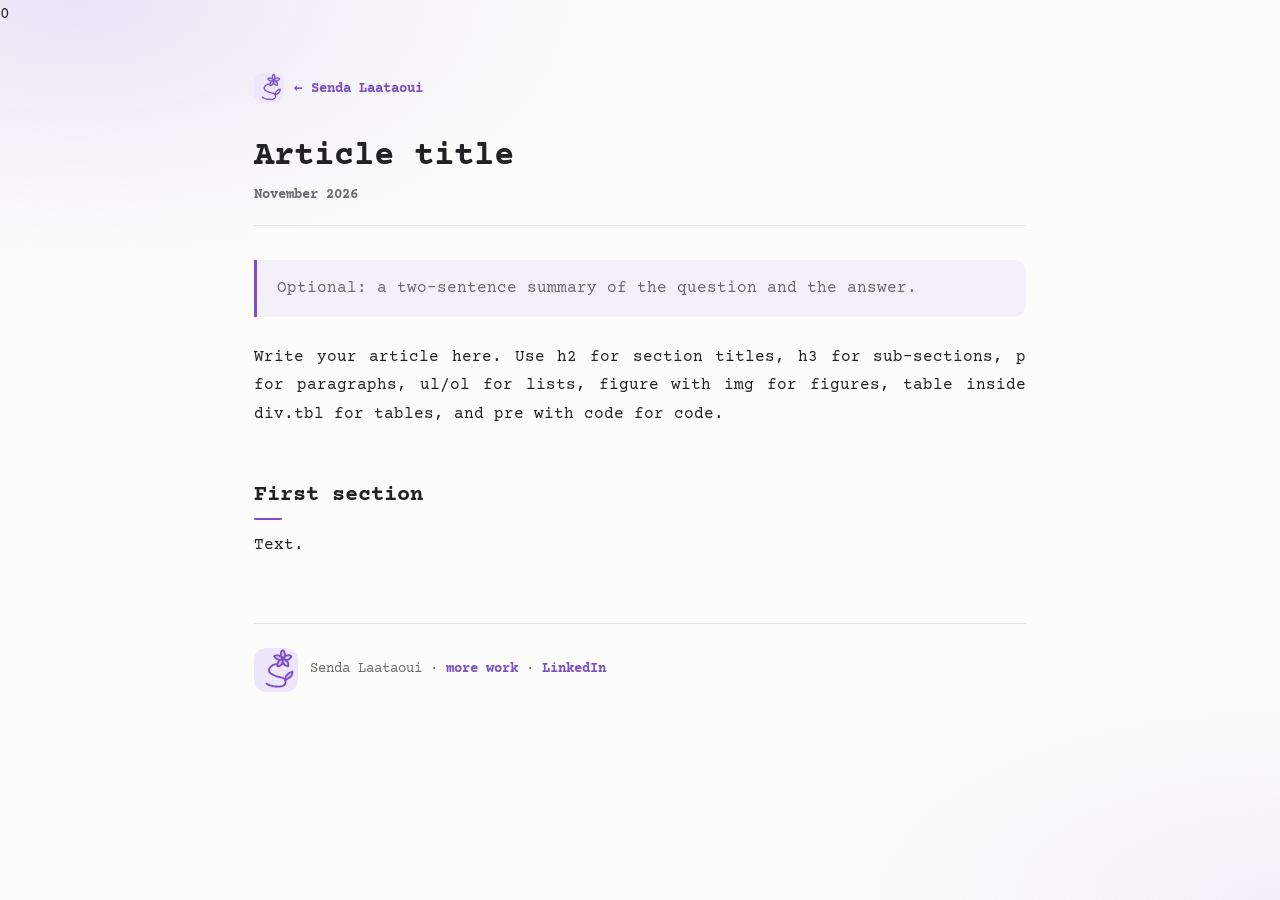
<file: blogs/template.html>
<!DOCTYPE html>
<html lang="en">
<head>
<meta charset="utf-8">
<meta name="viewport" content="width=device-width, initial-scale=1">
<title>Article title | Senda Laataoui</title>
<meta property="og:title" content="Article title">
<meta property="og:description" content="One-sentence summary shown when the link is shared on LinkedIn.">
<meta property="og:type" content="article">
<meta property="og:image" content="https://laataouisenda.github.io/assets/og-YOUR-POST.png">
<meta name="twitter:card" content="summary_large_image">
<link href="https://fonts.googleapis.com/css2?family=Courier+Prime:ital,wght@0,400;0,700;1,400&display=swap" rel="stylesheet">
<link rel="icon" type="image/svg+xml" href="../assets/favicon.svg">
<link rel="icon" type="image/png" sizes="48x48" href="../assets/favicon-48.png">
<link rel="apple-touch-icon" href="../assets/apple-touch-icon.png">
<link rel="stylesheet" href="../assets/post.css">
<script>try{var t=localStorage.getItem("theme");if(t)document.documentElement.setAttribute("data-theme",t)}catch(e){}</script>

0<script async src="https://www.googletagmanager.com/gtag/js?id=G-JTFGN2679E"></script>
<script>
  window.dataLayer = window.dataLayer || [];
  function gtag(){dataLayer.push(arguments);}
  gtag('js', new Date());
  gtag('config', 'G-JTFGN2679E');
</script>

</head>
<body>
<div class="wrap">
<div class="top">
  <img src="../assets/favicon.svg" alt="">
  <a class="back" href="../index.html">&larr; Senda Laataoui</a>
</div>
<h1>Article title</h1>
<div class="date">November 2026</div>

<blockquote>Optional: a two-sentence summary of the question and the answer.</blockquote>

<p>Write your article here. Use h2 for section titles, h3 for sub-sections, p for paragraphs, ul/ol for lists, figure with img for figures, table inside div.tbl for tables, and pre with code for code.</p>

<h2>First section</h2>
<p>Text.</p>

<div class="sign">
  <img src="../assets/favicon.svg" alt="">
  <span>Senda Laataoui &middot; <a href="../index.html">more work</a> &middot; <a href="https://www.linkedin.com/in/senda-laataoui">LinkedIn</a></span>
</div>

</div>
</body>
</html>
</file>
<file: assets/style.css>
/* ---------- Colours (your original palette) ---------- */
:root{--bg:#fcfcfb;--panel:#f4f4f2;--fg:#222124;--dim:#6c6a70;--accent:#7a4fc7;--soft:#d9c8f3;--rule:#e6e5e2}
@media(prefers-color-scheme:dark){:root:not([data-theme="light"]){--bg:#151416;--panel:#1e1d20;--fg:#ececee;--dim:#9c9aa2;--accent:#c7a8f7;--soft:#4a3a6b;--rule:#2d2c30}}
:root[data-theme="dark"]{--bg:#151416;--panel:#1e1d20;--fg:#ececee;--dim:#9c9aa2;--accent:#c7a8f7;--soft:#4a3a6b;--rule:#2d2c30}

/* ---------- Base ---------- */
*{box-sizing:border-box}
::selection{background:var(--soft);color:var(--fg)}
html{scroll-behavior:smooth}
body{margin:0;background:var(--bg);color:var(--fg);font:15px/1.75 "Courier Prime","Courier New",monospace}
/* two soft pastel glows: the "touch" of purple */
body::before{content:"";position:fixed;inset:0;z-index:-1;pointer-events:none;
  background:
   radial-gradient(55% 45% at 6% 0%,color-mix(in srgb,var(--soft) 45%,transparent),transparent 70%),
   radial-gradient(45% 35% at 100% 100%,color-mix(in srgb,var(--soft) 25%,transparent),transparent 70%)}
a{color:var(--accent);text-decoration:none}
a:hover{text-decoration:underline;text-underline-offset:3px}
a:focus-visible,button:focus-visible{outline:2px solid var(--accent);outline-offset:3px}
p{margin:0 0 14px}

/* ---------- Page ---------- */
.wrap{max-width:860px;margin:0 auto;padding:64px 28px 110px;position:relative}
.theme{position:absolute;top:22px;right:28px;background:none;border:1px solid var(--rule);color:var(--dim);border-radius:99px;padding:4px 14px;cursor:pointer;font:inherit;font-size:.85rem;transition:border-color .2s}
.theme:hover{border-color:var(--accent)}

/* ---------- Header ---------- */
header{position:relative;display:grid;grid-template-columns:150px 1fr;gap:36px;align-items:start;padding-bottom:42px;border-bottom:1px solid var(--rule)}
.photo{width:150px;height:150px;border-radius:50%;object-fit:cover;background:var(--panel);box-shadow:0 0 0 4px var(--soft);transition:box-shadow .3s ease}
.photo:hover{box-shadow:0 0 0 4px var(--soft),0 0 0 9px color-mix(in srgb,var(--soft) 40%,transparent)}
.intro{padding-right:0}
h1{font:700 2.2rem/1.1 "Courier Prime","Courier New",monospace;margin:0 0 16px}
.intro p{margin:0 0 10px}
.intro strong{font-weight:700;background:linear-gradient(transparent 62%,color-mix(in srgb,var(--soft) 70%,transparent) 62%);padding:0 2px}
.social{display:flex;flex-wrap:wrap;gap:6px 16px;font-size:.92rem;margin-top:16px;font-weight:700}
.social a{border-bottom:1px solid var(--soft)}
.social a:hover{text-decoration:none;border-color:var(--accent)}

/* "?" with a soft tooltip */
.q{position:relative;color:var(--accent);font-weight:700;cursor:help;vertical-align:super;font-size:.8em;margin-left:2px;border-bottom:1px dotted var(--accent)}
.q::after{content:attr(data-tip);position:absolute;left:-8px;top:1.7em;width:270px;background:var(--panel);border:1px solid var(--soft);color:var(--fg);padding:9px 13px;border-radius:12px;font:400 .82rem/1.5 "Courier Prime","Courier New",monospace;opacity:0;pointer-events:none;transition:opacity .2s;z-index:5}
.q:hover::after,.q:focus::after{opacity:1}

/* ---------- Hand-drawn signature flower ---------- */
.sig{position:absolute;top:60px;right:28px;width:90px;height:auto;overflow:visible;pointer-events:none;color:var(--accent);
  transform-origin:50% 92%;animation:sway 9s ease-in-out infinite alternate}
.sig .ln,.sig .ln2{fill:none;stroke:currentColor;stroke-linecap:round;stroke-linejoin:round}
.sig .ln{stroke-width:.85}
.sig .ln2{stroke-width:.5;opacity:.5}
.sig .pf{fill:color-mix(in srgb,var(--soft) 60%,transparent);stroke:none}
.sig .cn{fill:currentColor}
.sig .stem path,.sig .leaf path[pathLength]{stroke-dasharray:1}
.sig .petal{transform-origin:42px 16px}
.sig .drift{opacity:.85;animation:drift 6s ease-in-out infinite alternate}
@keyframes sway{from{transform:rotate(-1.6deg)}to{transform:rotate(1.6deg)}}
@keyframes drift{from{transform:translateY(0)}to{transform:translateY(7px)}}
@media(max-width:640px){.sig{top:76px;width:84px}}
/* wide screens: the flower lives in the right margin and grows as you scroll */
@media(min-width:1180px){
  .sig{position:fixed;top:50%;margin-top:-65px;width:130px;right:calc((100vw - 860px)/4 - 65px)}
}
@media(prefers-reduced-motion:reduce){.sig,.sig .drift{animation:none}}

/* Growth-stage icons: seed, bud, bloom */
.stage{display:inline-block;margin-right:8px;vertical-align:-4px}
.stage svg{width:22px;height:22px;display:block}
.sl{fill:none;stroke:var(--accent);stroke-width:1.2;stroke-linecap:round;stroke-linejoin:round}
.sf{fill:color-mix(in srgb,var(--soft) 65%,transparent);stroke:none}
.sdot{fill:var(--accent);stroke:none}
.legend .stage{margin:0 4px 0 12px}
.legend .stage:first-of-type{margin-left:0}
.legend .stage svg{width:18px;height:18px}

/* ---------- Sections ---------- */
section{margin-top:60px;scroll-margin-top:40px}
h2{font:700 1.5rem/1.2 "Courier Prime","Courier New",monospace;margin:0 0 22px}
h2::after{content:"";display:block;width:32px;height:2px;background:var(--accent);margin-top:12px;border-radius:2px}
.star{color:var(--accent);font-weight:700;margin-right:6px}
h2 .star{margin:0 0 0 2px;vertical-align:super;font-size:1.1rem}
.legend{font:.82rem "Courier Prime",monospace;color:var(--dim);margin:-8px 0 16px}

/* News */
.news{list-style:none;padding:0;margin:0}
.news li{display:grid;grid-template-columns:84px 1fr;gap:12px;padding:10px 0;border-bottom:1px solid var(--rule)}
.news time{color:var(--dim);font-size:.85rem;font-weight:700;padding-top:2px}

/* Projects and blog posts share the same card-less item style */
.item{padding:18px 0;border-top:1px solid var(--rule);transition:padding-left .25s ease}
.item:last-child{border-bottom:1px solid var(--rule)}
.item:hover{padding-left:8px}
.item h3{font:700 1.05rem "Courier Prime","Courier New",monospace;margin:0 0 2px}
.item .meta{color:var(--dim);font-size:.85rem;margin-bottom:6px}
.item p{margin:0 0 8px}
.soon{color:var(--dim);font-weight:400}
.chips{display:flex;flex-wrap:wrap;gap:6px;margin-bottom:6px}
.chips span{font-size:.76rem;color:var(--dim);background:color-mix(in srgb,var(--soft) 30%,transparent);border:1px solid var(--soft);border-radius:99px;padding:1px 11px}
.plinks{font-size:.9rem;font-weight:700}
.plinks .sep{color:var(--dim);margin:0 6px;font-weight:400}

/* Work filters and type labels */
.filters{display:flex;flex-wrap:wrap;gap:8px;margin-bottom:14px}
.filters button{font:inherit;font-size:.82rem;background:none;border:1px solid var(--rule);color:var(--dim);border-radius:99px;padding:2px 14px;cursor:pointer;transition:border-color .2s,color .2s}
.filters button:hover{border-color:var(--accent)}
.filters button.on{border-color:var(--accent);color:var(--accent);background:color-mix(in srgb,var(--soft) 35%,transparent)}
.kind{display:inline-block;font-size:.68rem;font-weight:700;letter-spacing:.05em;text-transform:uppercase;color:var(--accent);background:color-mix(in srgb,var(--soft) 40%,transparent);border:1px solid var(--soft);border-radius:99px;padding:0 9px;margin-right:6px}
.item h3 a{color:var(--fg)}
.item h3 a:hover{color:var(--accent);text-decoration:none}

footer{margin-top:70px;color:var(--dim);font-size:.85rem}
footer .petal{color:var(--accent)}

/* ---------- Small screens ---------- */
@media(min-width:641px) and (max-width:1179px){
  .intro{padding-right:100px}
}
@media(max-width:640px){
  header{grid-template-columns:1fr;gap:20px}
  .photo{width:120px;height:120px}
  .intro{padding-right:0}
  .news li{grid-template-columns:1fr;gap:0}
  .wrap{padding-top:74px}
  .q::after{width:220px}
}
</file>
<file: assets/post.css>
/* Colours: same palette as the homepage */
:root{--bg:#fcfcfb;--panel:#f4f4f2;--fg:#222124;--dim:#6c6a70;--accent:#7a4fc7;--soft:#d9c8f3;--rule:#e6e5e2}
@media(prefers-color-scheme:dark){:root:not([data-theme="light"]){--bg:#151416;--panel:#1e1d20;--fg:#ececee;--dim:#9c9aa2;--accent:#c7a8f7;--soft:#4a3a6b;--rule:#2d2c30}}
:root[data-theme="dark"]{--bg:#151416;--panel:#1e1d20;--fg:#ececee;--dim:#9c9aa2;--accent:#c7a8f7;--soft:#4a3a6b;--rule:#2d2c30}

*{box-sizing:border-box}
::selection{background:var(--soft);color:var(--fg)}
html{scroll-behavior:smooth}
body{margin:0;background:var(--bg);color:var(--fg);font:16px/1.8 "Courier Prime","Courier New",monospace}
body::before{content:"";position:fixed;inset:0;z-index:-1;pointer-events:none;
  background:
   radial-gradient(55% 40% at 6% 0%,color-mix(in srgb,var(--soft) 45%,transparent),transparent 70%),
   radial-gradient(45% 30% at 100% 100%,color-mix(in srgb,var(--soft) 25%,transparent),transparent 70%)}
a{color:var(--accent);text-decoration:none}
a:hover{text-decoration:underline;text-underline-offset:3px}
a:focus-visible{outline:2px solid var(--accent);outline-offset:3px}

.wrap{max-width:820px;margin:0 auto;padding:44px 24px 110px;position:relative}
.wrap p,.wrap li{text-align:justify;hyphens:auto;-webkit-hyphens:auto}

/* Top bar: small signature mark + back link */
.top{display:flex;align-items:center;gap:10px}
.top img{width:30px;height:30px;border-radius:9px;display:block}
.back{font:700 .9rem "Courier Prime",monospace;color:var(--accent)}

/* Title block */
h1{font:700 2.1rem/1.2 "Courier Prime",monospace;margin:34px 0 10px}
.date{font:700 .88rem "Courier Prime",monospace;color:var(--dim);margin-bottom:34px;padding-bottom:22px;border-bottom:1px solid var(--rule)}

h2{font:700 1.35rem/1.3 "Courier Prime",monospace;margin:2.4em 0 .5em}
h2::after{content:"";display:block;width:28px;height:2px;background:var(--accent);margin-top:9px;border-radius:2px}
h3{font:700 1.05rem/1.3 "Courier Prime",monospace;margin:1.8em 0 .3em}
p{margin:0 0 1em}
li{margin:.25em 0}
strong,b{font-weight:700}

/* Quote / intro box */
blockquote{margin:1.6em 0;padding:14px 20px;background:color-mix(in srgb,var(--soft) 22%,transparent);border-left:3px solid var(--accent);border-radius:0 12px 12px 0;color:var(--dim)}

/* Figures and code */
img{max-width:100%;height:auto;border-radius:10px}
figure{margin:1.8em 0}
figcaption{margin-top:6px;text-align:center;font:.85rem "Courier Prime",monospace;color:var(--dim)}
pre{overflow-x:auto;background:var(--panel);border:1px solid var(--rule);padding:14px 16px;border-radius:12px;font-size:.85rem;line-height:1.55}
code{font-family:"Courier Prime","Courier New",monospace}
p code,li code{background:var(--panel);padding:1px 6px;border-radius:6px;font-size:.9em}

figure img{cursor:zoom-in}
.lb{position:fixed;inset:0;z-index:999;background:rgba(3,8,20,.93);display:flex;align-items:center;justify-content:center;padding:1.2rem;cursor:zoom-out}
.lb img{max-width:100%;max-height:100%;border-radius:14px;cursor:zoom-out}

/* Stat cards */
.stats{display:grid;grid-template-columns:repeat(auto-fit,minmax(130px,1fr));gap:12px;margin:1.6em 0}
.stats div{background:color-mix(in srgb,var(--soft) 22%,transparent);border:1px solid var(--soft);border-radius:12px;padding:12px 14px;line-height:1.3}
.stats b{display:block;font-size:1.5rem;color:var(--accent)}
.stats span{font-size:.8rem;color:var(--dim)}

/* Tables */
.tbl{overflow-x:auto;margin:1.2em 0}
table{width:100%;border-collapse:collapse;font-size:.85rem;line-height:1.5}
th,td{padding:7px 10px;text-align:left;border-bottom:1px solid var(--rule)}
th{border-bottom:2px solid var(--soft)}
.n{text-align:right;white-space:nowrap}
.best{font-weight:700;color:var(--accent)}

/* Signature at the end of a post */
.sign{display:flex;align-items:center;gap:12px;margin-top:64px;padding-top:24px;border-top:1px solid var(--rule);color:var(--dim);font-size:.9rem}
.sign img{width:44px;height:44px;border-radius:12px}
.sign a{font-weight:700}

@media(max-width:640px){
  .wrap{padding-top:32px}
  h1{font-size:1.7rem}
}

caption{caption-side:top;text-align:center;padding-bottom:10px;font:.85rem "Courier Prime",monospace;color:var(--dim)}

/* ---------- Hand-drawn signature flower ---------- */
.sig{position:absolute;top:60px;right:28px;width:90px;height:auto;overflow:visible;pointer-events:none;color:var(--accent);
  transform-origin:50% 92%;animation:sway 9s ease-in-out infinite alternate}
.sig .ln,.sig .ln2{fill:none;stroke:currentColor;stroke-linecap:round;stroke-linejoin:round}
.sig .ln{stroke-width:.85}
.sig .ln2{stroke-width:.5;opacity:.5}
.sig .pf{fill:color-mix(in srgb,var(--soft) 60%,transparent);stroke:none}
.sig .cn{fill:currentColor}
.sig .stem path,.sig .leaf path[pathLength]{stroke-dasharray:1}
.sig .petal{transform-origin:42px 16px}
.sig .drift{opacity:.85;animation:drift 6s ease-in-out infinite alternate}
@keyframes sway{from{transform:rotate(-1.6deg)}to{transform:rotate(1.6deg)}}
@keyframes drift{from{transform:translateY(0)}to{transform:translateY(7px)}}
@media(max-width:640px){.sig{top:76px;width:84px}}

/* wide screens: the flower lives in the right margin and grows as you scroll */
@media(min-width:1180px){
  .sig{position:fixed;top:50%;margin-top:-65px;width:130px;right:calc((100vw - 820px)/4 - 65px)}
}
@media(prefers-reduced-motion:reduce){.sig,.sig .drift{animation:none}}
</file>
